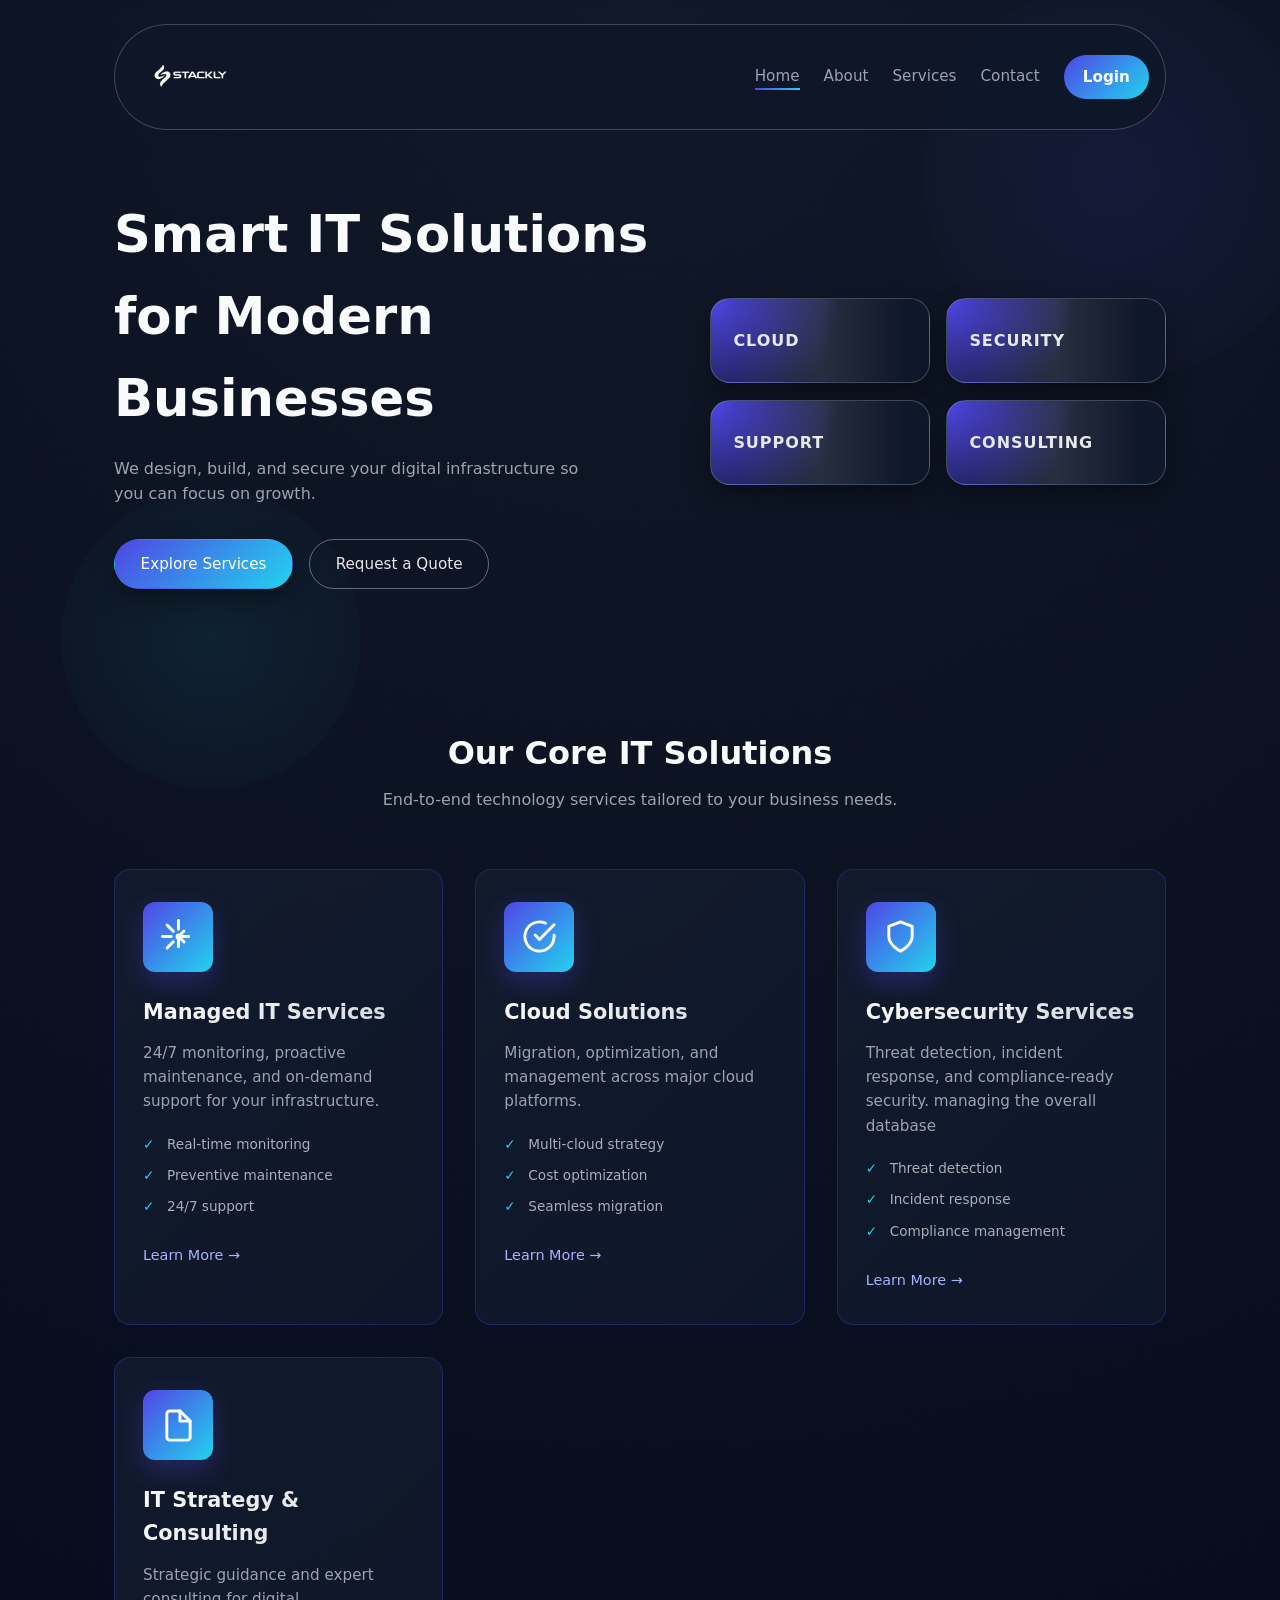
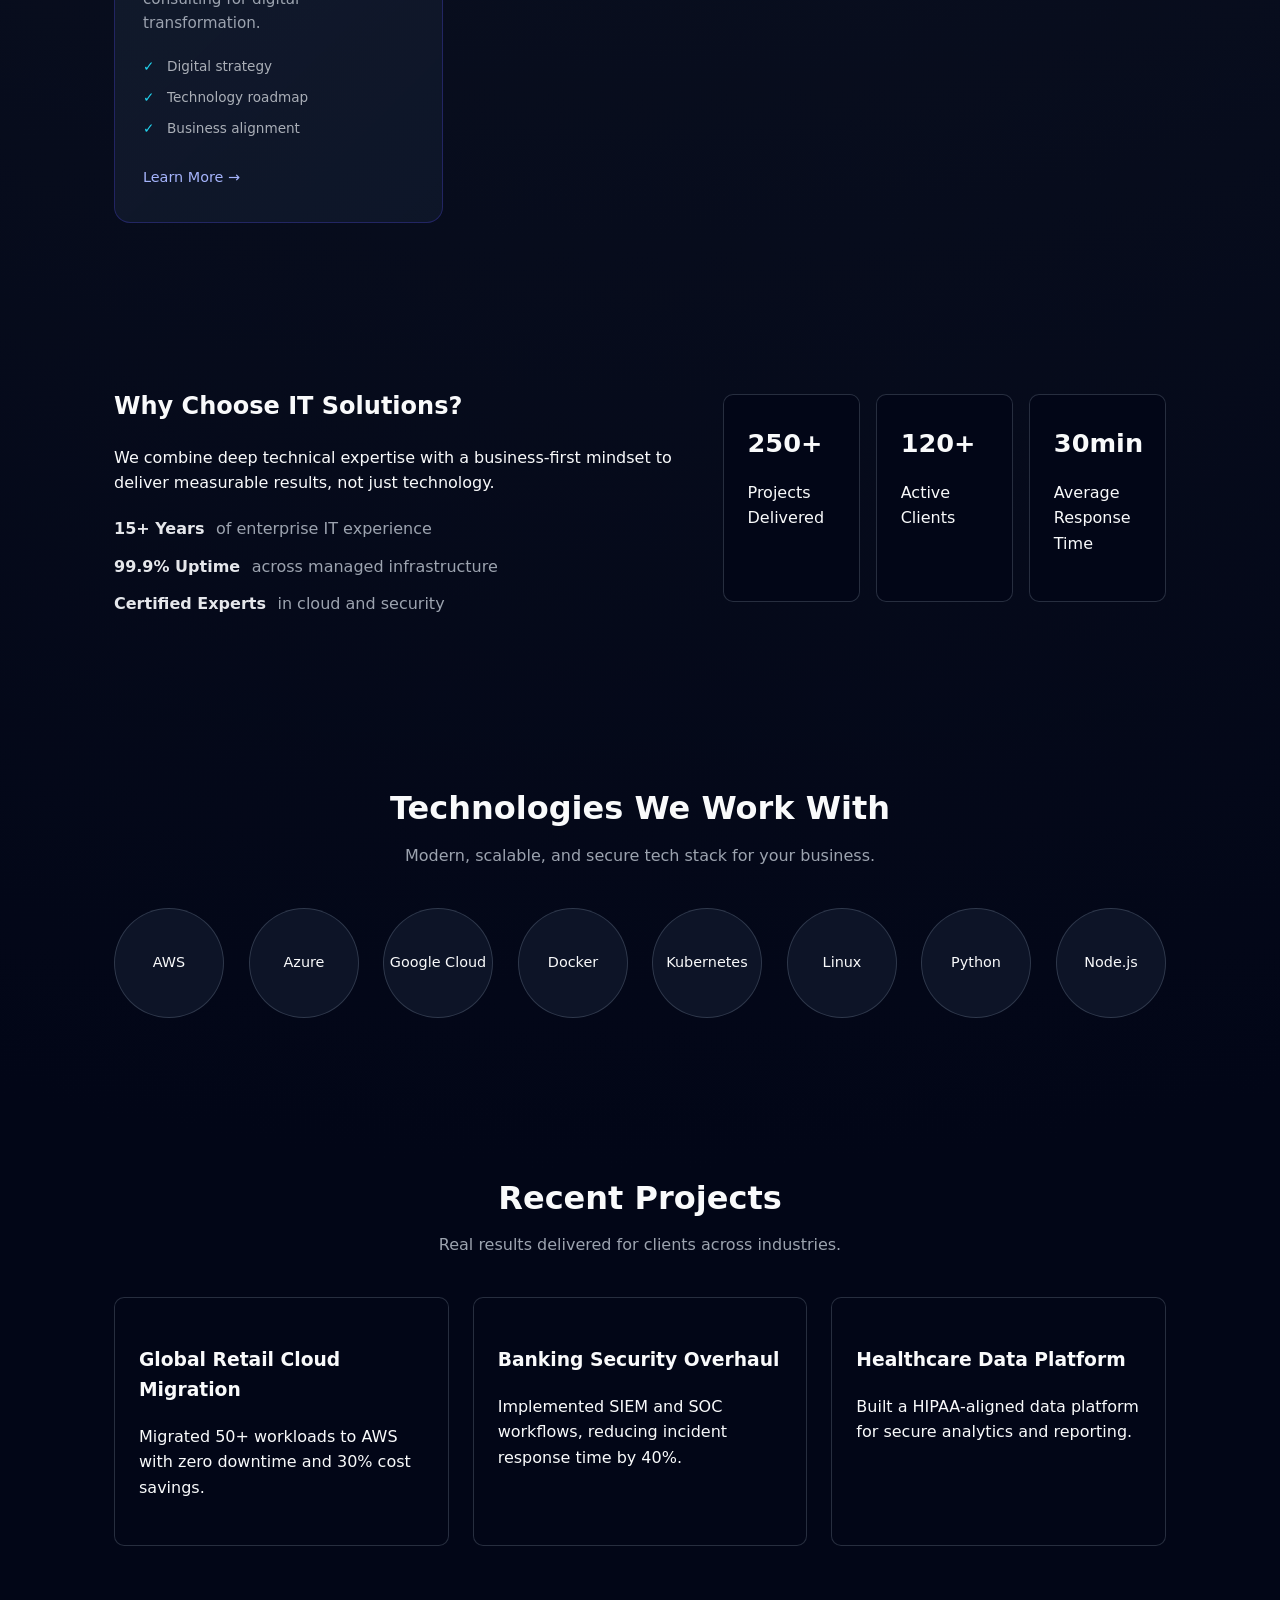
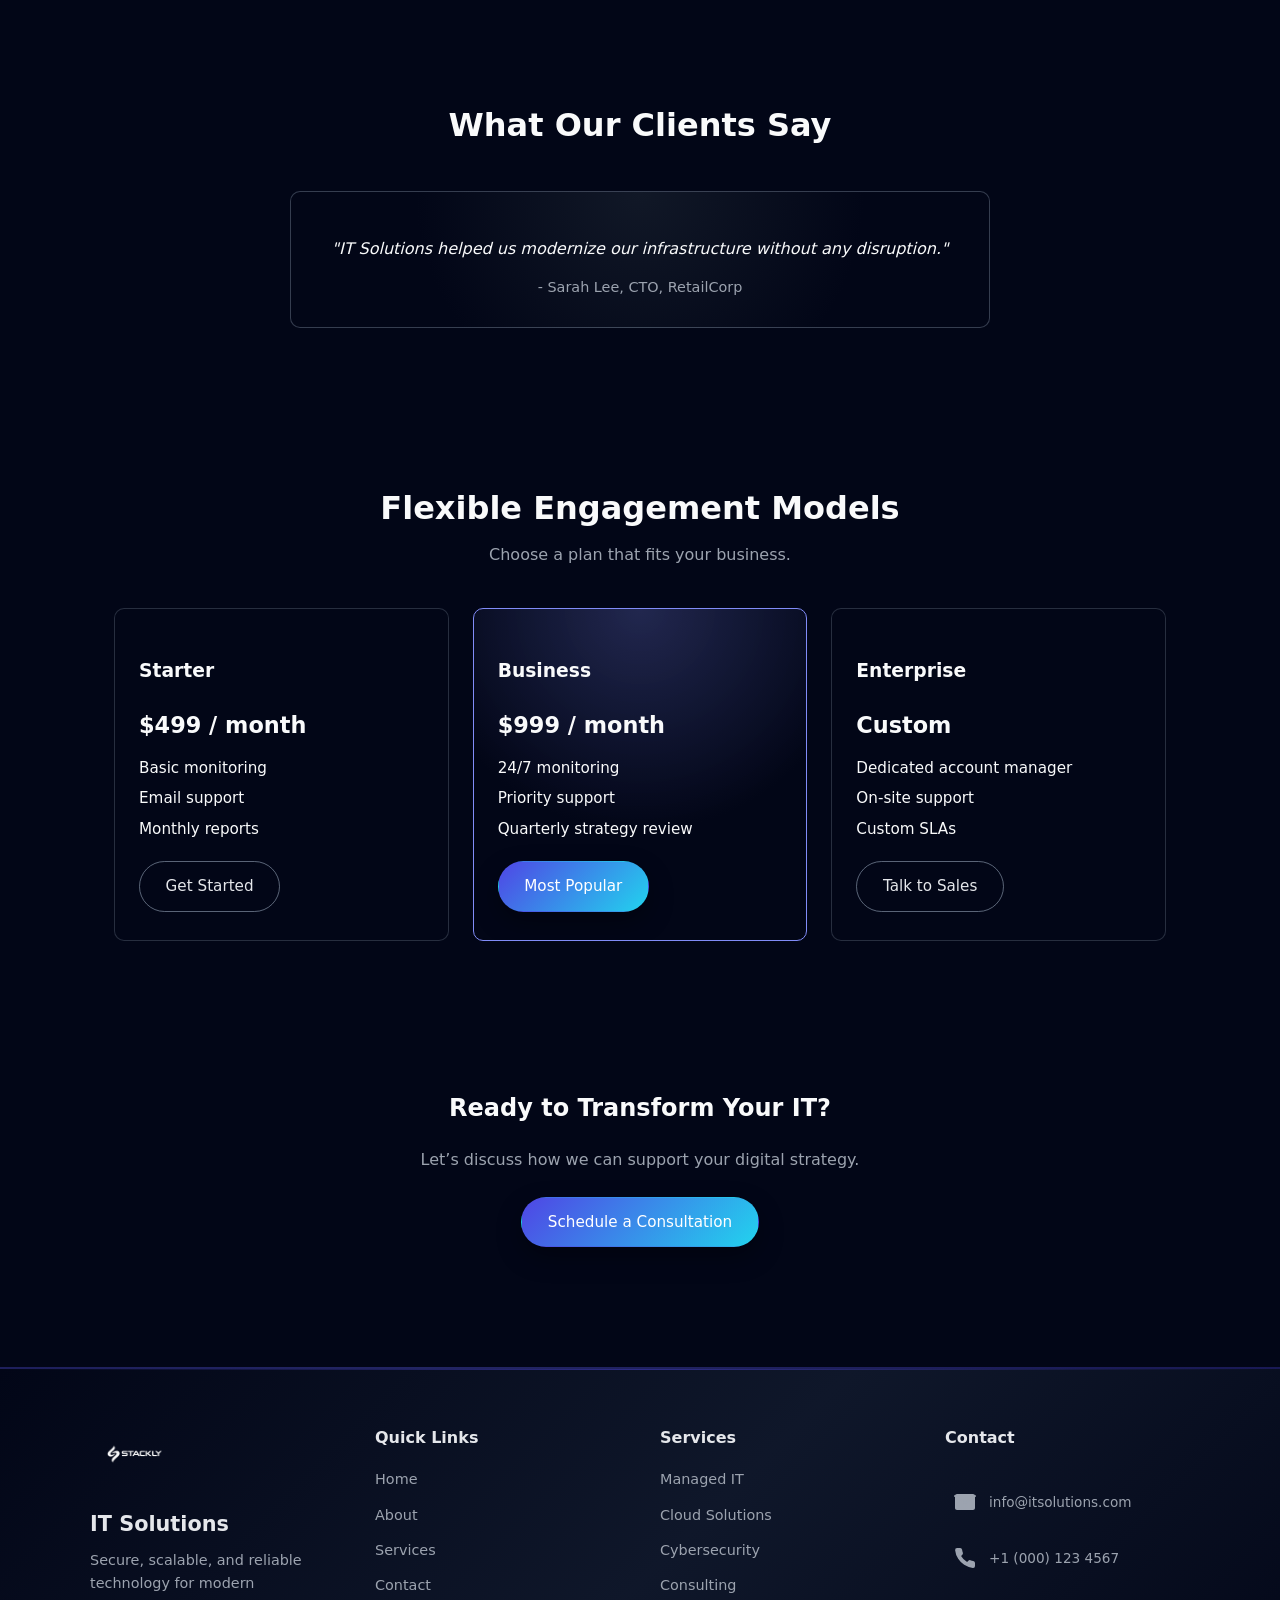
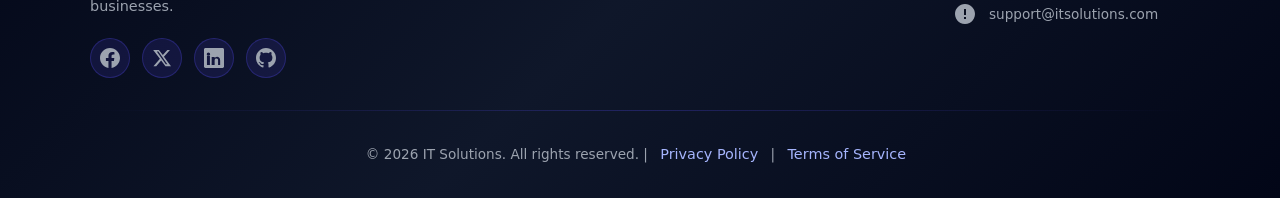
<file: index.html>
<!DOCTYPE html>
<html lang="en">
<head>
  <meta charset="UTF-8" />
  <meta name="viewport" content="width=device-width, initial-scale=1.0" />
  <title>IT Solutions - Home</title>
  <link rel="stylesheet" href="style.css" />
</head>
<body>
  <!-- NAVBAR -->
  <header class="header">
    <nav class="navbar">
      <a href="index.html" class="nav-logo">
        <img src="logo (1).webp" alt="IT Solutions Logo" class="logo-img">
      </a>
      <div class="nav-toggle" id="nav-toggle">
        <span></span><span></span><span></span>
      </div>
      <ul class="nav-links" id="nav-links">
        <li><a href="index.html" class="active">Home</a></li>
        <li><a href="about.html">About</a></li>
        <li><a href="services.html">Services</a></li>
        <li><a href="contact.html">Contact</a></li>
        <li><a href="login.html" class="login-btn">Login</a></li>
      </ul>
    </nav>

    <!-- 1) HERO SECTION -->
    <section class="hero" id="home">
      <div class="hero-content">
        <h1 class="hero-title">Smart IT Solutions for Modern Businesses</h1>
        <p class="hero-subtitle">
          We design, build, and secure your digital infrastructure so you can focus on growth.
        </p>
        <div class="hero-buttons fade-in-up delay-2">
          <a href="404.html" class="btn btn-primary">Explore Services</a>
          <a href="404.html" class="btn btn-outline">Request a Quote</a>
        </div>
      </div>
      <div class="hero-visual float-animation">
        <div class="hero-card">Cloud</div>
        <div class="hero-card">Security</div>
        <div class="hero-card">Support</div>
        <div class="hero-card">Consulting</div>
      </div>
    </section>
  </header>

  <main>
    <!-- 2) SERVICES OVERVIEW SECTION -->
    <section class="section services-overview" id="services">
      <div class="section-header">
        <h2>Our Core IT Solutions</h2>
        <p>End-to-end technology services tailored to your business needs.</p>
      </div>
      <div class="advanced-services-grid">
        <article class="service-card advanced-card">
          <div class="service-icon">
            <svg viewBox="0 0 24 24" fill="none" stroke="currentColor" stroke-width="2">
              <circle cx="12" cy="12" r="1"></circle>
              <path d="M12 1v6m0 6v6"></path>
              <path d="M4.22 4.22l4.24 4.24m3.08 3.08l4.24 4.24"></path>
              <path d="M1 12h6m6 0h6"></path>
              <path d="M4.22 19.78l4.24-4.24m3.08-3.08l4.24-4.24"></path>
            </svg>
          </div>
          <div class="service-content">
            <h3>Managed IT Services</h3>
            <p>24/7 monitoring, proactive maintenance, and on-demand support for your infrastructure.</p>
            <ul class="service-features">
              <li>Real-time monitoring</li>
              <li>Preventive maintenance</li>
              <li>24/7 support</li>
            </ul>
            <a href="404.html" class="card-link">Learn More →</a>
          </div>
          <div class="service-border"></div>
        </article>

        <article class="service-card advanced-card">
          <div class="service-icon">
            <svg viewBox="0 0 24 24" fill="none" stroke="currentColor" stroke-width="2">
              <path d="M22 11.08V12a10 10 0 1 1-5.93-9.14"></path>
              <polyline points="22 4 12 14.01 9 11.01"></polyline>
            </svg>
          </div>
          <div class="service-content">
            <h3>Cloud Solutions</h3>
            <p>Migration, optimization, and management across major cloud platforms.</p>
            <ul class="service-features">
              <li>Multi-cloud strategy</li>
              <li>Cost optimization</li>
              <li>Seamless migration</li>
            </ul>
            <a href="404.html" class="card-link">Learn More →</a>
          </div>
          <div class="service-border"></div>
        </article>

        <article class="service-card advanced-card">
          <div class="service-icon">
            <svg viewBox="0 0 24 24" fill="none" stroke="currentColor" stroke-width="2">
              <path d="M12 22s8-4 8-10V5l-8-3-8 3v7c0 6 8 10 8 10z"></path>
            </svg>
          </div>
          <div class="service-content">
            <h3>Cybersecurity Services</h3>
            <p>Threat detection, incident response, and compliance-ready security. managing the overall database</p>
            <ul class="service-features">
              <li>Threat detection</li>
              <li>Incident response</li>
              <li>Compliance management</li>
            </ul>
            <a href="404.html" class="card-link">Learn More →</a>
          </div>
          <div class="service-border"></div>
        </article>

        <article class="service-card advanced-card">
          <div class="service-icon">
            <svg viewBox="0 0 24 24" fill="none" stroke="currentColor" stroke-width="2">
              <path d="M13 2H6a2 2 0 0 0-2 2v16a2 2 0 0 0 2 2h12a2 2 0 0 0 2-2V9z"></path>
              <polyline points="13 2 13 9 20 9"></polyline>
            </svg>
          </div>
          <div class="service-content">
            <h3>IT Strategy & Consulting</h3>
            <p>Strategic guidance and expert consulting for digital transformation.</p>
            <ul class="service-features">
              <li>Digital strategy</li>
              <li>Technology roadmap</li>
              <li>Business alignment</li>
            </ul>
            <a href="404.html" class="card-link">Learn More →</a>
          </div>
          <div class="service-border"></div>
        </article>
      </div>
    </section>

    <!-- 3) ABOUT / WHY CHOOSE US SECTION -->
    <section class="section why-us" id="why-us">
      <div class="why-content">
        <h2>Why Choose IT Solutions?</h2>
        <p>
          We combine deep technical expertise with a business-first mindset to deliver
          measurable results, not just technology.
        </p>
        <ul class="why-list">
          <li><span>15+ Years</span> of enterprise IT experience</li>
          <li><span>99.9% Uptime</span> across managed infrastructure</li>
          <li><span>Certified Experts</span> in cloud and security</li>
        </ul>
      </div>
      <div class="why-stats">
        <div class="stat-box hover-glow">
          <h3>250+</h3>
          <p>Projects Delivered</p>
        </div>
        <div class="stat-box hover-glow">
          <h3>120+</h3>
          <p>Active Clients</p>
        </div>
        <div class="stat-box hover-glow">
          <h3>30min</h3>
          <p>Average Response Time</p>
        </div>
      </div>
    </section>

    <!-- 4) TECHNOLOGIES / STACK SECTION -->
    <section class="section tech-stack" id="technology">
      <div class="section-header">
        <h2>Technologies We Work With</h2>
        <p>Modern, scalable, and secure tech stack for your business.</p>
      </div>
      <div class="tech-grid">
        <div class="tech-item hover-scale">AWS</div>
        <div class="tech-item hover-scale">Azure</div>
        <div class="tech-item hover-scale">Google Cloud</div>
        <div class="tech-item hover-scale">Docker</div>
        <div class="tech-item hover-scale">Kubernetes</div>
        <div class="tech-item hover-scale">Linux</div>
        <div class="tech-item hover-scale">Python</div>
        <div class="tech-item hover-scale">Node.js</div>
      </div>
    </section>

    <!-- 5) PROJECTS / CASE STUDIES SECTION -->
    <section class="section projects" id="projects">
      <div class="section-header">
        <h2>Recent Projects</h2>
        <p>Real results delivered for clients across industries.</p>
      </div>
      <div class="project-grid">
        <article class="project-card hover-lift">
          <h3>Global Retail Cloud Migration</h3>
          <p>Migrated 50+ workloads to AWS with zero downtime and 30% cost savings.</p>
        </article>
        <article class="project-card hover-lift">
          <h3>Banking Security Overhaul</h3>
          <p>Implemented SIEM and SOC workflows, reducing incident response time by 40%.</p>
        </article>
        <article class="project-card hover-lift">
          <h3>Healthcare Data Platform</h3>
          <p>Built a HIPAA-aligned data platform for secure analytics and reporting.</p>
        </article>
      </div>
    </section>

    <!-- 6) TESTIMONIALS SECTION -->
    <section class="section testimonials" id="testimonials">
      <div class="section-header">
        <h2>What Our Clients Say</h2>
      </div>
      <div class="testimonials-slider">
        <div class="testimonial active">
          <p>"IT Solutions helped us modernize our infrastructure without any disruption."</p>
          <span>- Sarah Lee, CTO, RetailCorp</span>
        </div>
        <div class="testimonial">
          <p>"Their security team is proactive, responsive, and very knowledgeable."</p>
          <span>- Mark Davis, CISO, FinBank</span>
        </div>
        <div class="testimonial">
          <p>"We reduced operating costs while improving performance across the board."</p>
          <span>- Priya Patel, COO, HealthFirst</span>
        </div>
      </div>
    </section>

    <!-- 7) PRICING / PLANS SECTION -->
    <section class="section pricing" id="pricing">
      <div class="section-header">
        <h2>Flexible Engagement Models</h2>
        <p>Choose a plan that fits your business.</p>
      </div>
      <div class="pricing-grid">
        <div class="price-card hover-lift">
          <h3>Starter</h3>
          <p class="price">$499 / month</p>
          <ul>
            <li>Basic monitoring</li>
            <li>Email support</li>
            <li>Monthly reports</li>
          </ul>
          <a href="404.html" class="btn btn-outline">Get Started</a>
        </div>
        <div class="price-card featured hover-lift">
          <h3>Business</h3>
          <p class="price">$999 / month</p>
          <ul>
            <li>24/7 monitoring</li>
            <li>Priority support</li>
            <li>Quarterly strategy review</li>
          </ul>
          <a href="404.html" class="btn btn-primary">Most Popular</a>
        </div>
        <div class="price-card hover-lift">
          <h3>Enterprise</h3>
          <p class="price">Custom</p>
          <ul>
            <li>Dedicated account manager</li>
            <li>On-site support</li>
            <li>Custom SLAs</li>
          </ul>
          <a href="404.html" class="btn btn-outline">Talk to Sales</a>
        </div>
      </div>
    </section>

    <!-- 8) CTA + FOOTER SECTION -->
    <section class="section cta" id="cta">
      <div class="cta-content">
        <h2>Ready to Transform Your IT?</h2>
        <p>Let’s discuss how we can support your digital strategy.</p>
        <a href="404.html" class="btn btn-primary">Schedule a Consultation</a>
      </div>
    </section>
  </main>

  <footer class="footer">
    <div class="footer-grid">
      <div class="footer-brand">
        <a href="index.html" class="footer-logo">
          <img src="logo (1).webp" alt="IT Solutions Logo" class="footer-logo-img">
        </a>
        <h3>IT Solutions</h3>
        <p>Secure, scalable, and reliable technology for modern businesses.</p>
        <div class="social-links">
          <a href="404.html" class="social-icon" title="Facebook" target="_blank">
            <svg viewBox="0 0 24 24" width="20" height="20" fill="currentColor"><path d="M24 12.073c0-6.627-5.373-12-12-12s-12 5.373-12 12c0 5.99 4.388 10.954 10.125 11.854v-8.385H7.078v-3.47h3.047V9.43c0-3.007 1.792-4.669 4.533-4.669 1.312 0 2.686.235 2.686.235v2.953H15.83c-1.491 0-1.956.925-1.956 1.874v2.25h3.328l-.532 3.47h-2.796v8.385C19.612 23.027 24 18.062 24 12.073z"/></svg>
          </a>
          <a href="404.html" class="social-icon" title="X" target="_blank">
            <svg viewBox="0 0 24 24" width="20" height="20" fill="currentColor"><path d="M18.244 2.25h3.308l-7.227 8.26 8.502 11.24h-6.654l-5.21-6.817L5.07 21.75H1.76l7.73-8.835L1.39 2.25h6.882l4.713 6.231 5.45-6.231zM16.556 19.412h1.828L7.701 4.25H5.757l10.799 15.162z"/></svg>
          </a>
          <a href="404.html" class="social-icon" title="LinkedIn" target="_blank">
            <svg viewBox="0 0 24 24" width="20" height="20" fill="currentColor"><path d="M20.447 20.452h-3.554v-5.569c0-1.328-.475-2.236-1.986-2.236-1.081 0-1.722.722-2.004 1.418-.103.249-.13.597-.13.945v5.442h-3.554s.05-8.814 0-9.714h3.554v1.375c.427-.659 1.191-1.598 2.898-1.598 2.117 0 3.704 1.381 3.704 4.352v5.585zM5.337 9.433a2.062 2.062 0 01-2.063-2.065 2.064 2.064 0 112.063 2.065zm1.782 11.019H3.555V9.738h3.564v10.714zM22.225 0H1.771C.792 0 0 .774 0 1.729v20.542C0 23.227.792 24 1.771 24h20.451C23.2 24 24 23.227 24 22.271V1.729C24 .774 23.2 0 22.225 0z"/></svg>
          </a>
          <a href="404.html" class="social-icon" title="GitHub" target="_blank">
            <svg viewBox="0 0 24 24" width="20" height="20" fill="currentColor"><path d="M12 0c-6.626 0-12 5.373-12 12 0 5.302 3.438 9.8 8.207 11.387.599.111.793-.261.793-.577v-2.234c-3.338.726-4.033-1.416-4.033-1.416-.546-1.387-1.333-1.756-1.333-1.756-1.089-.745.083-.729.083-.729 1.205.084 1.839 1.237 1.839 1.237 1.07 1.834 2.807 1.304 3.492.997.107-.775.418-1.305.762-1.604-2.665-.305-5.467-1.334-5.467-5.931 0-1.311.469-2.381 1.236-3.221-.124-.303-.535-1.524.117-3.176 0 0 1.008-.322 3.301 1.23.957-.266 1.983-.399 3.003-.404 1.02.005 2.047.138 3.006.404 2.291-1.552 3.297-1.23 3.297-1.23.653 1.653.242 2.874.118 3.176.77.84 1.235 1.911 1.235 3.221 0 4.609-2.807 5.624-5.479 5.921.43.372.823 1.102.823 2.222v3.293c0 .319.192.694.801.576 4.765-1.589 8.199-6.086 8.199-11.386 0-6.627-5.373-12-12-12z"/></svg>
          </a>
        </div>
      </div>
      <div class="footer-links">
        <h4>Quick Links</h4>
        <ul>
          <li><a href="index.html">Home</a></li>
          <li><a href="about.html">About</a></li>
          <li><a href="services.html">Services</a></li>
          <li><a href="contact.html">Contact</a></li>
        </ul>
      </div>
      <div class="footer-services">
        <h4>Services</h4>
        <ul>
          <li><a href="services.html#managed-it">Managed IT</a></li>
          <li><a href="services.html#cloud">Cloud Solutions</a></li>
          <li><a href="services.html#security">Cybersecurity</a></li>
          <li><a href="services.html#consulting">Consulting</a></li>
        </ul>
      </div>
      <div class="footer-contact">
        <h4>Contact</h4>
        <div class="contact-icons">
          <a href="mailto:info@itsolutions.com" class="contact-icon" title="Email">
            <svg viewBox="0 0 24 24" width="24" height="24" fill="currentColor">
              <path d="M4 4h16c1.1 0 2 .9 2 2v12c0 1.1-.9 2-2 2H4c-1.1 0-2-.9-2-2V6c0-1.1.9-2 2-2z"/>
              <polyline points="22,6 12,13 2,6" fill="none" stroke="currentColor" stroke-width="2" stroke-linecap="round" stroke-linejoin="round"/>
            </svg>
            <span class="contact-label">info@itsolutions.com</span>
          </a>
          <a href="tel:+1000123456" class="contact-icon" title="Phone">
            <svg viewBox="0 0 24 24" width="24" height="24" fill="currentColor">
              <path d="M22 16.92v3a2 2 0 0 1-2.18 2 19.79 19.79 0 0 1-8.63-3.07 19.5 19.5 0 0 1-6-6 19.79 19.79 0 0 1-3.07-8.67A2 2 0 0 1 4.11 2h3a2 2 0 0 1 2 1.72 12.84 12.84 0 0 0 .7 2.81 2 2 0 0 1-.45 2.11L8.09 9.91a16 16 0 0 0 6 6l1.27-1.27a2 2 0 0 1 2.11-.45 12.84 12.84 0 0 0 2.81.7A2 2 0 0 1 22 16.92z"/>
            </svg>
            <span class="contact-label">+1 (000) 123 4567</span>
          </a>
          <a href="mailto:support@itsolutions.com" class="contact-icon" title="Support">
            <svg viewBox="0 0 24 24" width="24" height="24" fill="currentColor">
              <path d="M12 2C6.48 2 2 6.48 2 12s4.48 10 10 10 10-4.48 10-10S17.52 2 12 2zm1 15h-2v-2h2v2zm0-4h-2V7h2v6z"/>
            </svg>
            <span class="contact-label">support@itsolutions.com</span>
          </a>
        </div>
      </div>
    </div>
    <div class="footer-divider"></div>
    <p class="footer-bottom">&copy; 2026 IT Solutions. All rights reserved. | <a href="404.html">Privacy Policy</a> | <a href="404.html">Terms of Service</a></p>
  </footer>

  <script src="script.js"></script>
</body>
</html>
</file>
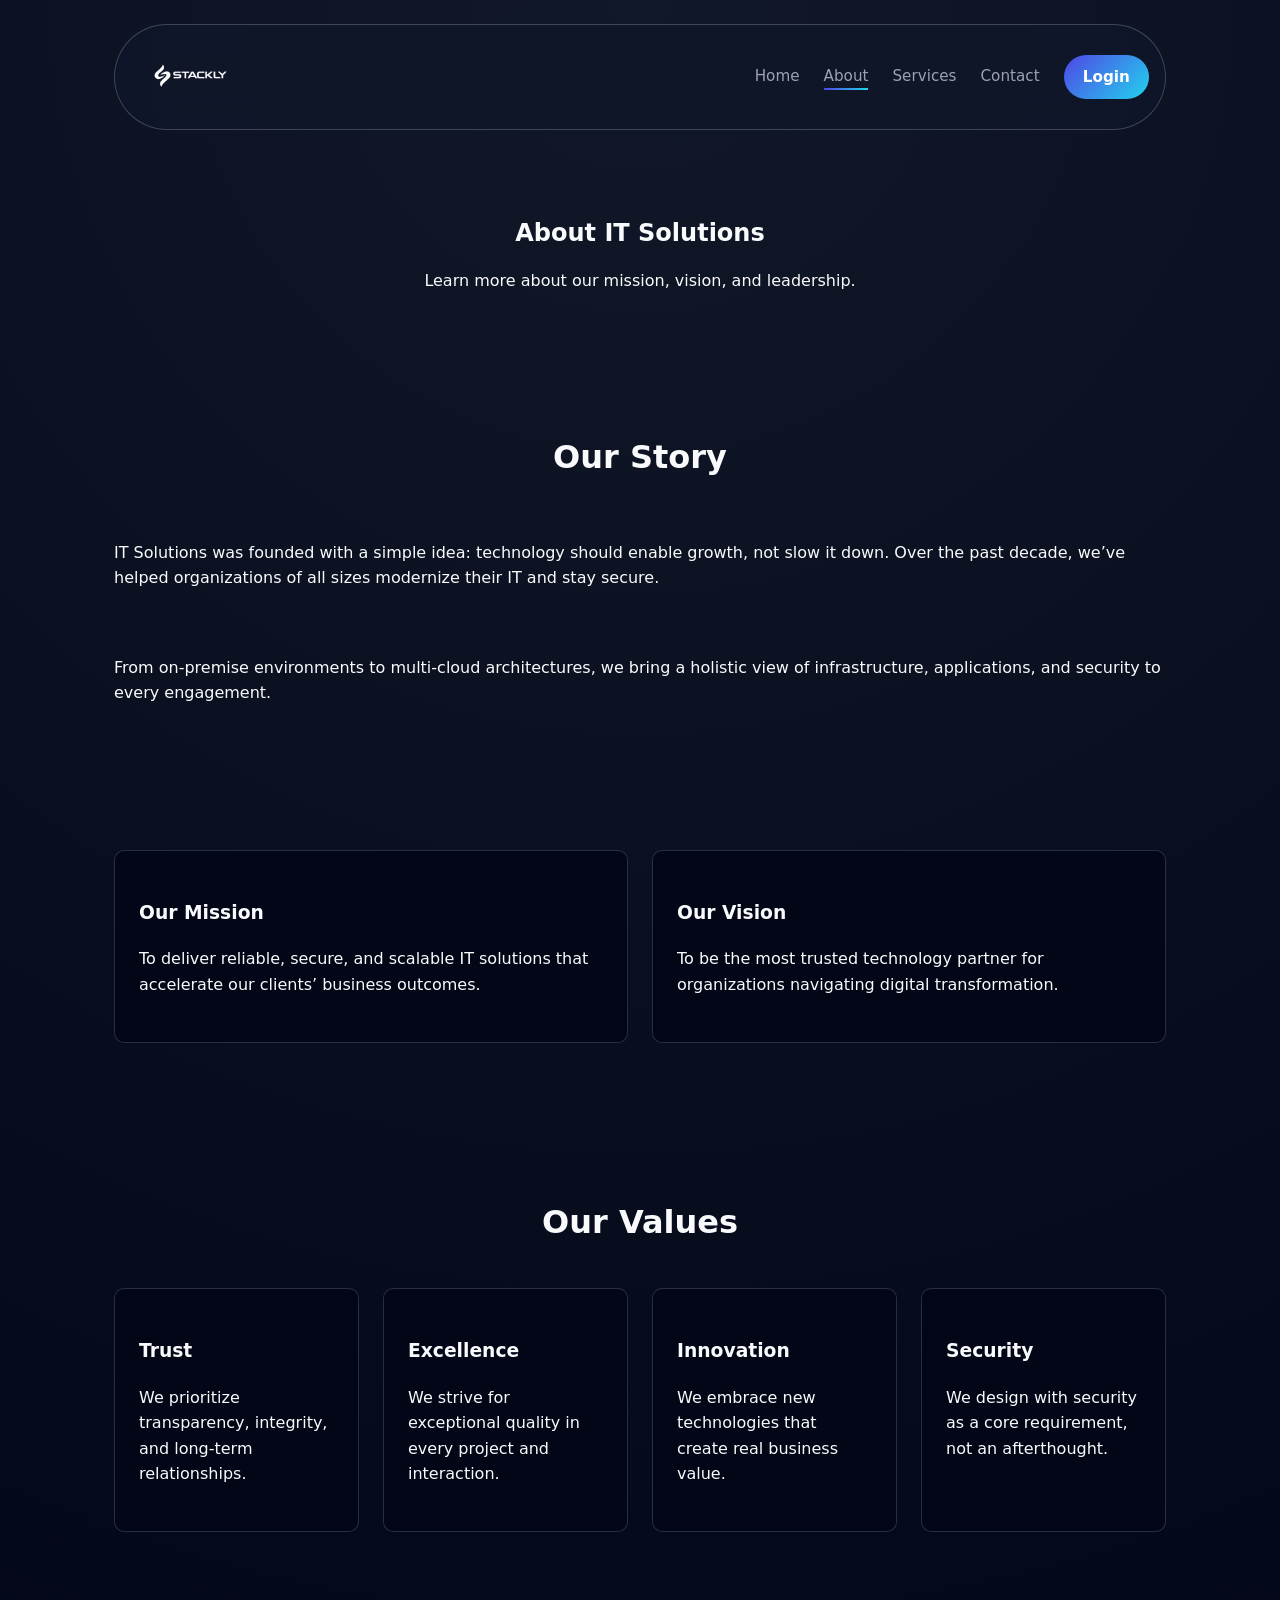
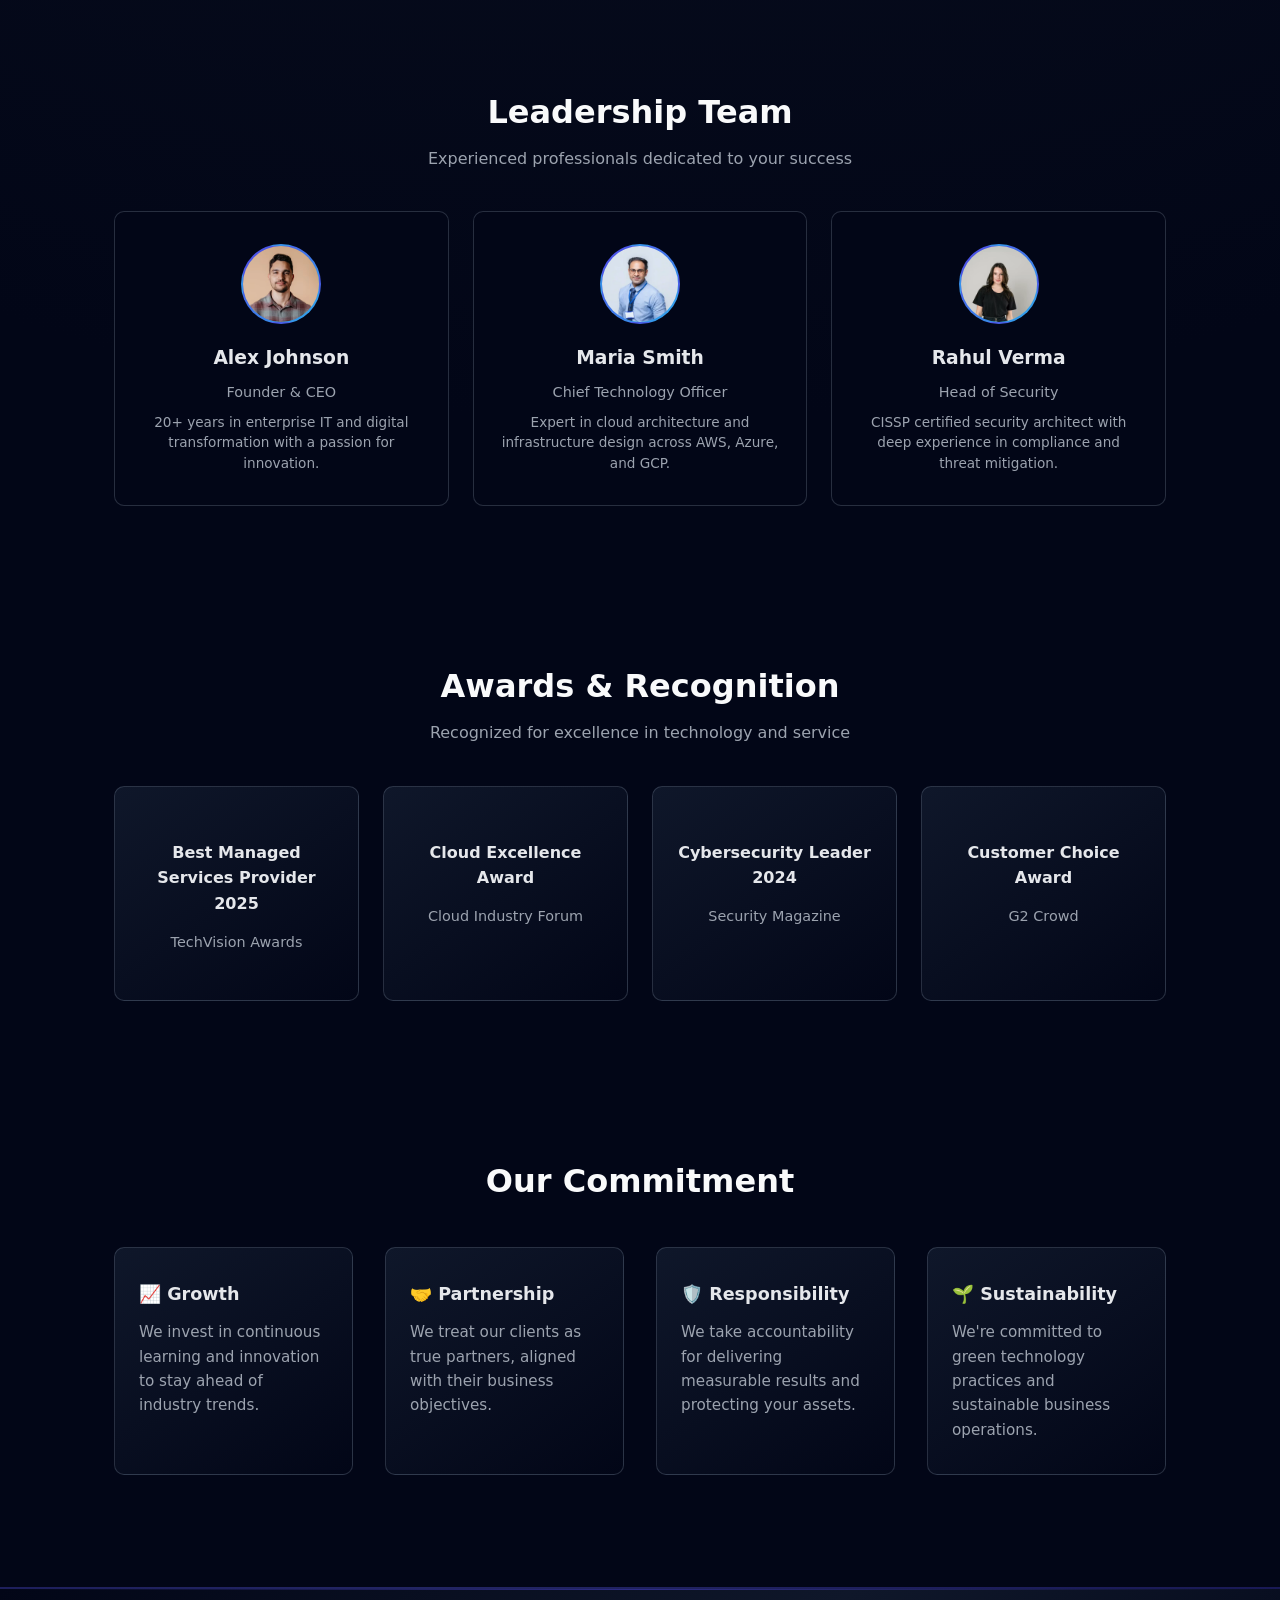
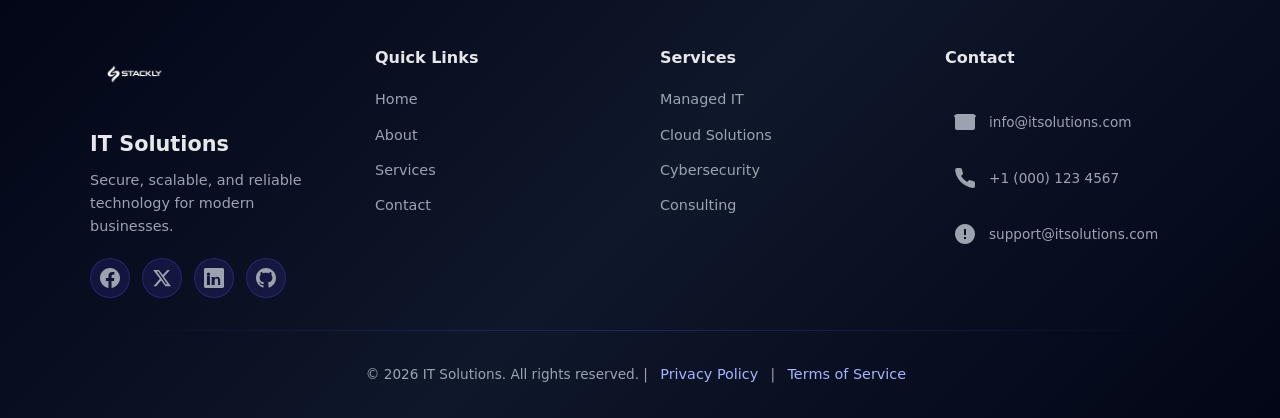
<file: about.html>
<!DOCTYPE html>
<html lang="en">
<head>
  <meta charset="UTF-8" />
  <meta name="viewport" content="width=device-width, initial-scale=1.0" />
  <title>IT Solutions - About</title>
  <link rel="stylesheet" href="style.css" />
</head>
<body>
  <header class="header inner-header">
    <nav class="navbar">
      <a href="index.html" class="nav-logo">
        <img src="logo (1).webp" alt="IT Solutions Logo" class="logo-img">
      </a>
      <div class="nav-toggle" id="nav-toggle">
        <span></span><span></span><span></span>
      </div>
      <ul class="nav-links" id="nav-links">
        <li><a href="index.html">Home</a></li>
        <li><a href="about.html" class="active">About</a></li>
        <li><a href="services.html">Services</a></li>
        <li><a href="contact.html">Contact</a></li>
        <li><a href="login.html" class="login-btn">Login</a></li>
      </ul>
    </nav>

    <!-- 1) PAGE HERO -->
    <section class="page-hero">
      <h1>About IT Solutions</h1>
      <p>Learn more about our mission, vision, and leadership.</p>
    </section>
  </header>

  <main>
    <!-- 2) OUR STORY -->
    <section class="section about-story">
      <div class="section-header">
        <h2>Our Story</h2>
      </div>
      <div class="two-column">
        <p>
          IT Solutions was founded with a simple idea: technology should enable growth,
          not slow it down. Over the past decade, we’ve helped organizations of all sizes
          modernize their IT and stay secure.
        </p>
        <p>
          From on-premise environments to multi-cloud architectures, we bring a holistic
          view of infrastructure, applications, and security to every engagement.
        </p>
      </div>
    </section>

    <!-- 3) MISSION & VISION -->
    <section class="section mission-vision">
      <div class="mv-grid">
        <div class="mv-card hover-lift">
          <h3>Our Mission</h3>
          <p>
            To deliver reliable, secure, and scalable IT solutions that accelerate our
            clients’ business outcomes.
          </p>
        </div>
        <div class="mv-card hover-lift">
          <h3>Our Vision</h3>
          <p>
            To be the most trusted technology partner for organizations navigating digital
            transformation.
          </p>
        </div>
      </div>
    </section>

    <!-- 4) VALUES -->
    <section class="section values">
      <div class="section-header">
        <h2>Our Values</h2>
      </div>
      <div class="values-grid">
        <div class="value hover-scale">
          <h3>Trust</h3>
          <p>We prioritize transparency, integrity, and long-term relationships.</p>
        </div>
        <div class="value hover-scale">
          <h3>Excellence</h3>
          <p>We strive for exceptional quality in every project and interaction.</p>
        </div>
        <div class="value hover-scale">
          <h3>Innovation</h3>
          <p>We embrace new technologies that create real business value.</p>
        </div>
        <div class="value hover-scale">
          <h3>Security</h3>
          <p>We design with security as a core requirement, not an afterthought.</p>
        </div>
      </div>
    </section>

    <!-- 5) TEAM -->
    <section class="section team">
      <div class="section-header">
        <h2>Leadership Team</h2>
        <p>Experienced professionals dedicated to your success</p>
      </div>
      <div class="team-grid">
        <div class="team-member hover-lift">
          <img src="webp.webp" alt="Alex Johnson profile" class="avatar profile-image">
          <h3>Alex Johnson</h3>
          <p>Founder & CEO</p>
          <p class="team-bio">20+ years in enterprise IT and digital transformation with a passion for innovation.</p>
        </div>
        <div class="team-member hover-lift">
          <img src="webp2.webp" alt="Maria Smith profile" class="avatar profile-image">
          <h3>Maria Smith</h3>
          <p>Chief Technology Officer</p>
          <p class="team-bio">Expert in cloud architecture and infrastructure design across AWS, Azure, and GCP.</p>
        </div>
        <div class="team-member hover-lift">
          <img src="webp3.webp" alt="Rahul Verma profile" class="avatar profile-image">
          <h3>Rahul Verma</h3>
          <p>Head of Security</p>
          <p class="team-bio">CISSP certified security architect with deep experience in compliance and threat mitigation.</p>
        </div>
      </div>
    </section>

    <!-- 6) AWARDS & RECOGNITION -->
    <section class="section awards">
      <div class="section-header">
        <h2>Awards & Recognition</h2>
        <p>Recognized for excellence in technology and service</p>
      </div>
      <div class="awards-grid">
        <div class="award-item hover-glow">
          <h4>Best Managed Services Provider 2025</h4>
          <p>TechVision Awards</p>
        </div>
        <div class="award-item hover-glow">
          <h4>Cloud Excellence Award</h4>
          <p>Cloud Industry Forum</p>
        </div>
        <div class="award-item hover-glow">
          <h4>Cybersecurity Leader 2024</h4>
          <p>Security Magazine</p>
        </div>
        <div class="award-item hover-glow">
          <h4>Customer Choice Award</h4>
          <p>G2 Crowd</p>
        </div>
      </div>
    </section>

    <!-- 7) COMMITMENT -->
    <section class="section commitment">
      <div class="section-header">
        <h2>Our Commitment</h2>
      </div>
      <div class="commitment-content">
        <div class="commitment-item">
          <h3>📈 Growth</h3>
          <p>We invest in continuous learning and innovation to stay ahead of industry trends.</p>
        </div>
        <div class="commitment-item">
          <h3>🤝 Partnership</h3>
          <p>We treat our clients as true partners, aligned with their business objectives.</p>
        </div>
        <div class="commitment-item">
          <h3>🛡️ Responsibility</h3>
          <p>We take accountability for delivering measurable results and protecting your assets.</p>
        </div>
        <div class="commitment-item">
          <h3>🌱 Sustainability</h3>
          <p>We're committed to green technology practices and sustainable business operations.</p>
        </div>
      </div>
    </section>
  </main>

  <footer class="footer">
    <div class="footer-grid">
      <div class="footer-brand">
        <a href="index.html" class="footer-logo">
          <img src="logo (1).webp" alt="IT Solutions Logo" class="footer-logo-img">
        </a>
        <h3>IT Solutions</h3>
        <p>Secure, scalable, and reliable technology for modern businesses.</p>
        <div class="social-links">
          <a href="404.html" class="social-icon" title="Facebook" target="_blank">
            <svg viewBox="0 0 24 24" width="20" height="20" fill="currentColor"><path d="M24 12.073c0-6.627-5.373-12-12-12s-12 5.373-12 12c0 5.99 4.388 10.954 10.125 11.854v-8.385H7.078v-3.47h3.047V9.43c0-3.007 1.792-4.669 4.533-4.669 1.312 0 2.686.235 2.686.235v2.953H15.83c-1.491 0-1.956.925-1.956 1.874v2.25h3.328l-.532 3.47h-2.796v8.385C19.612 23.027 24 18.062 24 12.073z"/></svg>
          </a>
          <a href="404.html" class="social-icon" title="X" target="_blank">
            <svg viewBox="0 0 24 24" width="20" height="20" fill="currentColor"><path d="M18.244 2.25h3.308l-7.227 8.26 8.502 11.24h-6.654l-5.21-6.817L5.07 21.75H1.76l7.73-8.835L1.39 2.25h6.882l4.713 6.231 5.45-6.231zM16.556 19.412h1.828L7.701 4.25H5.757l10.799 15.162z"/></svg>
          </a>
          <a href="404.html" class="social-icon" title="LinkedIn" target="_blank">
            <svg viewBox="0 0 24 24" width="20" height="20" fill="currentColor"><path d="M20.447 20.452h-3.554v-5.569c0-1.328-.475-2.236-1.986-2.236-1.081 0-1.722.722-2.004 1.418-.103.249-.13.597-.13.945v5.442h-3.554s.05-8.814 0-9.714h3.554v1.375c.427-.659 1.191-1.598 2.898-1.598 2.117 0 3.704 1.381 3.704 4.352v5.585zM5.337 9.433a2.062 2.062 0 01-2.063-2.065 2.064 2.064 0 112.063 2.065zm1.782 11.019H3.555V9.738h3.564v10.714zM22.225 0H1.771C.792 0 0 .774 0 1.729v20.542C0 23.227.792 24 1.771 24h20.451C23.2 24 24 23.227 24 22.271V1.729C24 .774 23.2 0 22.225 0z"/></svg>
          </a>
          <a href="404.html" class="social-icon" title="GitHub" target="_blank">
            <svg viewBox="0 0 24 24" width="20" height="20" fill="currentColor"><path d="M12 0c-6.626 0-12 5.373-12 12 0 5.302 3.438 9.8 8.207 11.387.599.111.793-.261.793-.577v-2.234c-3.338.726-4.033-1.416-4.033-1.416-.546-1.387-1.333-1.756-1.333-1.756-1.089-.745.083-.729.083-.729 1.205.084 1.839 1.237 1.839 1.237 1.07 1.834 2.807 1.304 3.492.997.107-.775.418-1.305.762-1.604-2.665-.305-5.467-1.334-5.467-5.931 0-1.311.469-2.381 1.236-3.221-.124-.303-.535-1.524.117-3.176 0 0 1.008-.322 3.301 1.23.957-.266 1.983-.399 3.003-.404 1.02.005 2.047.138 3.006.404 2.291-1.552 3.297-1.23 3.297-1.23.653 1.653.242 2.874.118 3.176.77.84 1.235 1.911 1.235 3.221 0 4.609-2.807 5.624-5.479 5.921.43.372.823 1.102.823 2.222v3.293c0 .319.192.694.801.576 4.765-1.589 8.199-6.086 8.199-11.386 0-6.627-5.373-12-12-12z"/></svg>
          </a>
        </div>
      </div>
      <div class="footer-links">
        <h4>Quick Links</h4>
        <ul>
          <li><a href="index.html">Home</a></li>
          <li><a href="about.html">About</a></li>
          <li><a href="services.html">Services</a></li>
          <li><a href="contact.html">Contact</a></li>
        </ul>
      </div>
      <div class="footer-services">
        <h4>Services</h4>
        <ul>
          <li><a href="services.html#managed-it">Managed IT</a></li>
          <li><a href="services.html#cloud">Cloud Solutions</a></li>
          <li><a href="services.html#security">Cybersecurity</a></li>
          <li><a href="services.html#consulting">Consulting</a></li>
        </ul>
      </div>
      <div class="footer-contact">
        <h4>Contact</h4>
        <div class="contact-icons">
          <a href="mailto:info@itsolutions.com" class="contact-icon" title="Email">
            <svg viewBox="0 0 24 24" width="24" height="24" fill="currentColor">
              <path d="M4 4h16c1.1 0 2 .9 2 2v12c0 1.1-.9 2-2 2H4c-1.1 0-2-.9-2-2V6c0-1.1.9-2 2-2z"/>
              <polyline points="22,6 12,13 2,6" fill="none" stroke="currentColor" stroke-width="2" stroke-linecap="round" stroke-linejoin="round"/>
            </svg>
            <span class="contact-label">info@itsolutions.com</span>
          </a>
          <a href="tel:+1000123456" class="contact-icon" title="Phone">
            <svg viewBox="0 0 24 24" width="24" height="24" fill="currentColor">
              <path d="M22 16.92v3a2 2 0 0 1-2.18 2 19.79 19.79 0 0 1-8.63-3.07 19.5 19.5 0 0 1-6-6 19.79 19.79 0 0 1-3.07-8.67A2 2 0 0 1 4.11 2h3a2 2 0 0 1 2 1.72 12.84 12.84 0 0 0 .7 2.81 2 2 0 0 1-.45 2.11L8.09 9.91a16 16 0 0 0 6 6l1.27-1.27a2 2 0 0 1 2.11-.45 12.84 12.84 0 0 0 2.81.7A2 2 0 0 1 22 16.92z"/>
            </svg>
            <span class="contact-label">+1 (000) 123 4567</span>
          </a>
          <a href="mailto:support@itsolutions.com" class="contact-icon" title="Support">
            <svg viewBox="0 0 24 24" width="24" height="24" fill="currentColor">
              <path d="M12 2C6.48 2 2 6.48 2 12s4.48 10 10 10 10-4.48 10-10S17.52 2 12 2zm1 15h-2v-2h2v2zm0-4h-2V7h2v6z"/>
            </svg>
            <span class="contact-label">support@itsolutions.com</span>
          </a>
        </div>
      </div>
    </div>
    <div class="footer-divider"></div>
    <p class="footer-bottom">&copy; 2026 IT Solutions. All rights reserved. | <a href="404.html">Privacy Policy</a> | <a href="404.html">Terms of Service</a></p>
  </footer>

  <script src="script.js"></script>
</body>
</html>
</file>
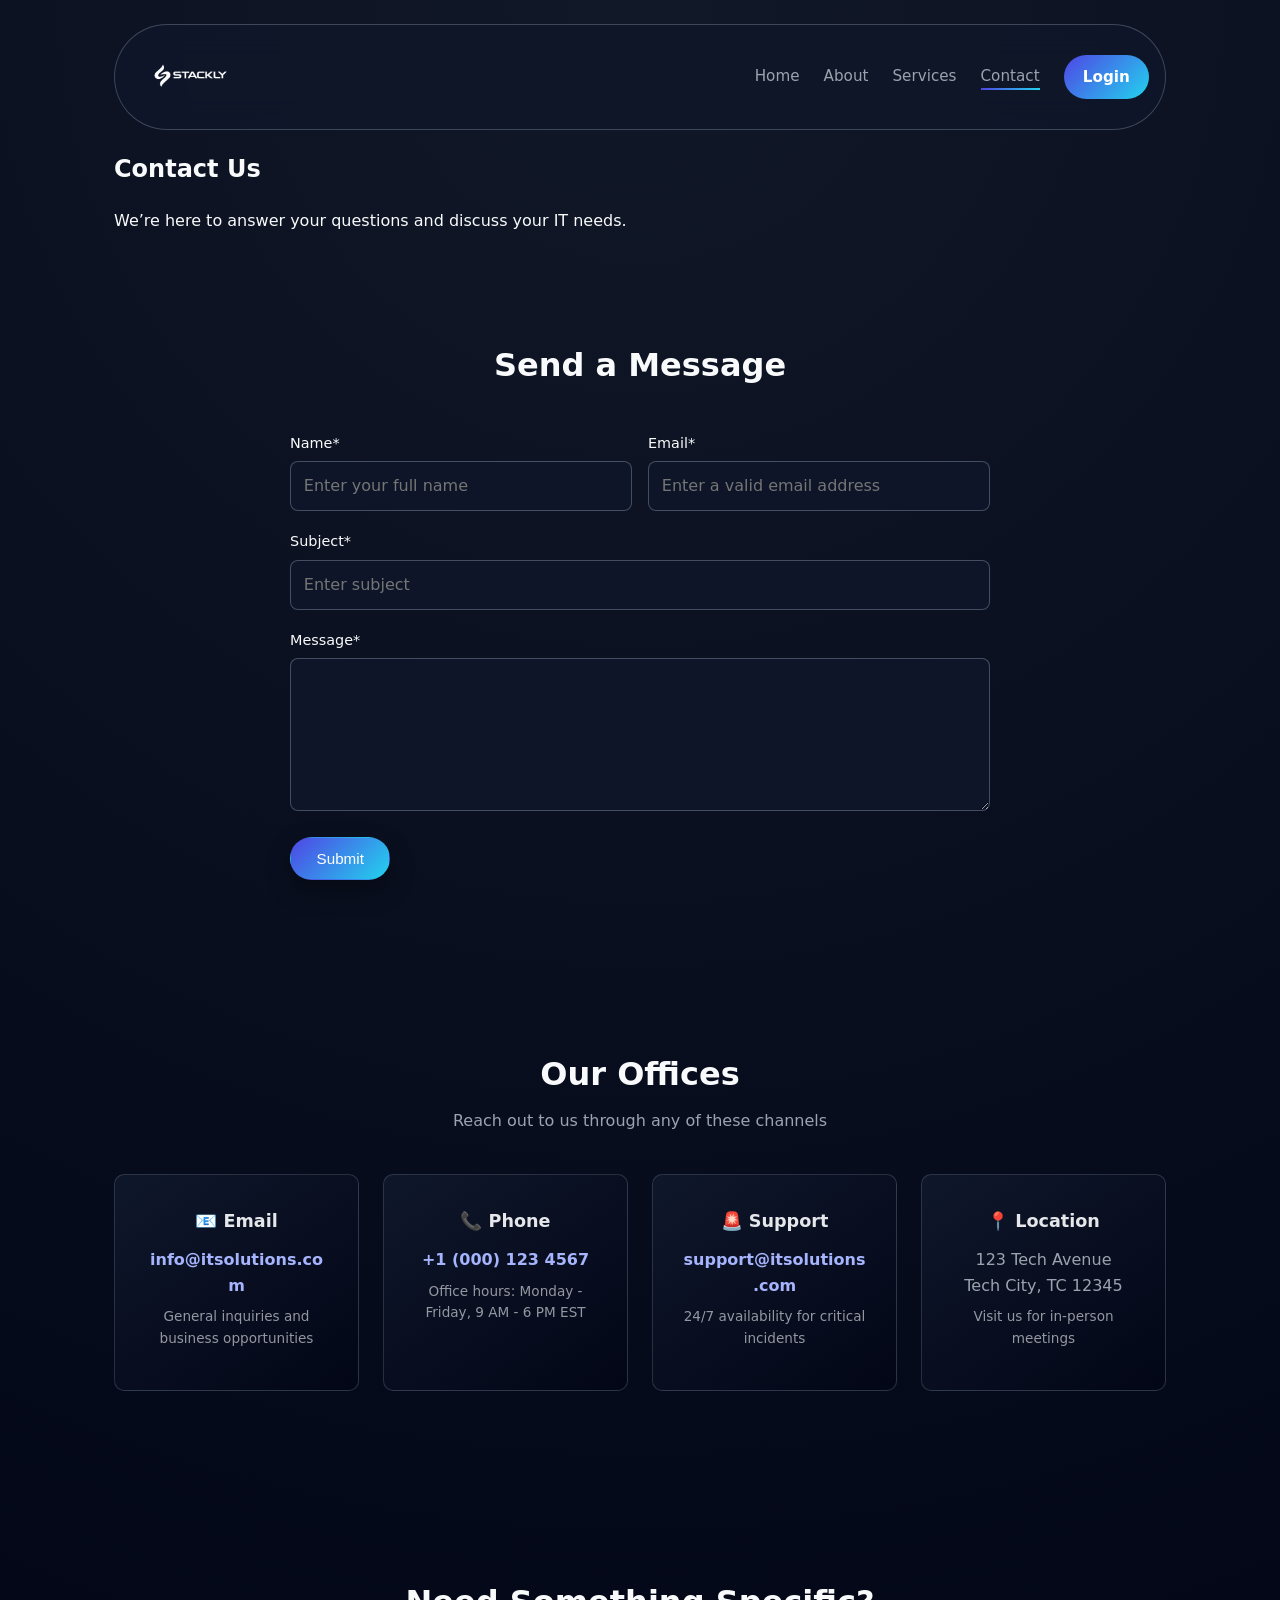
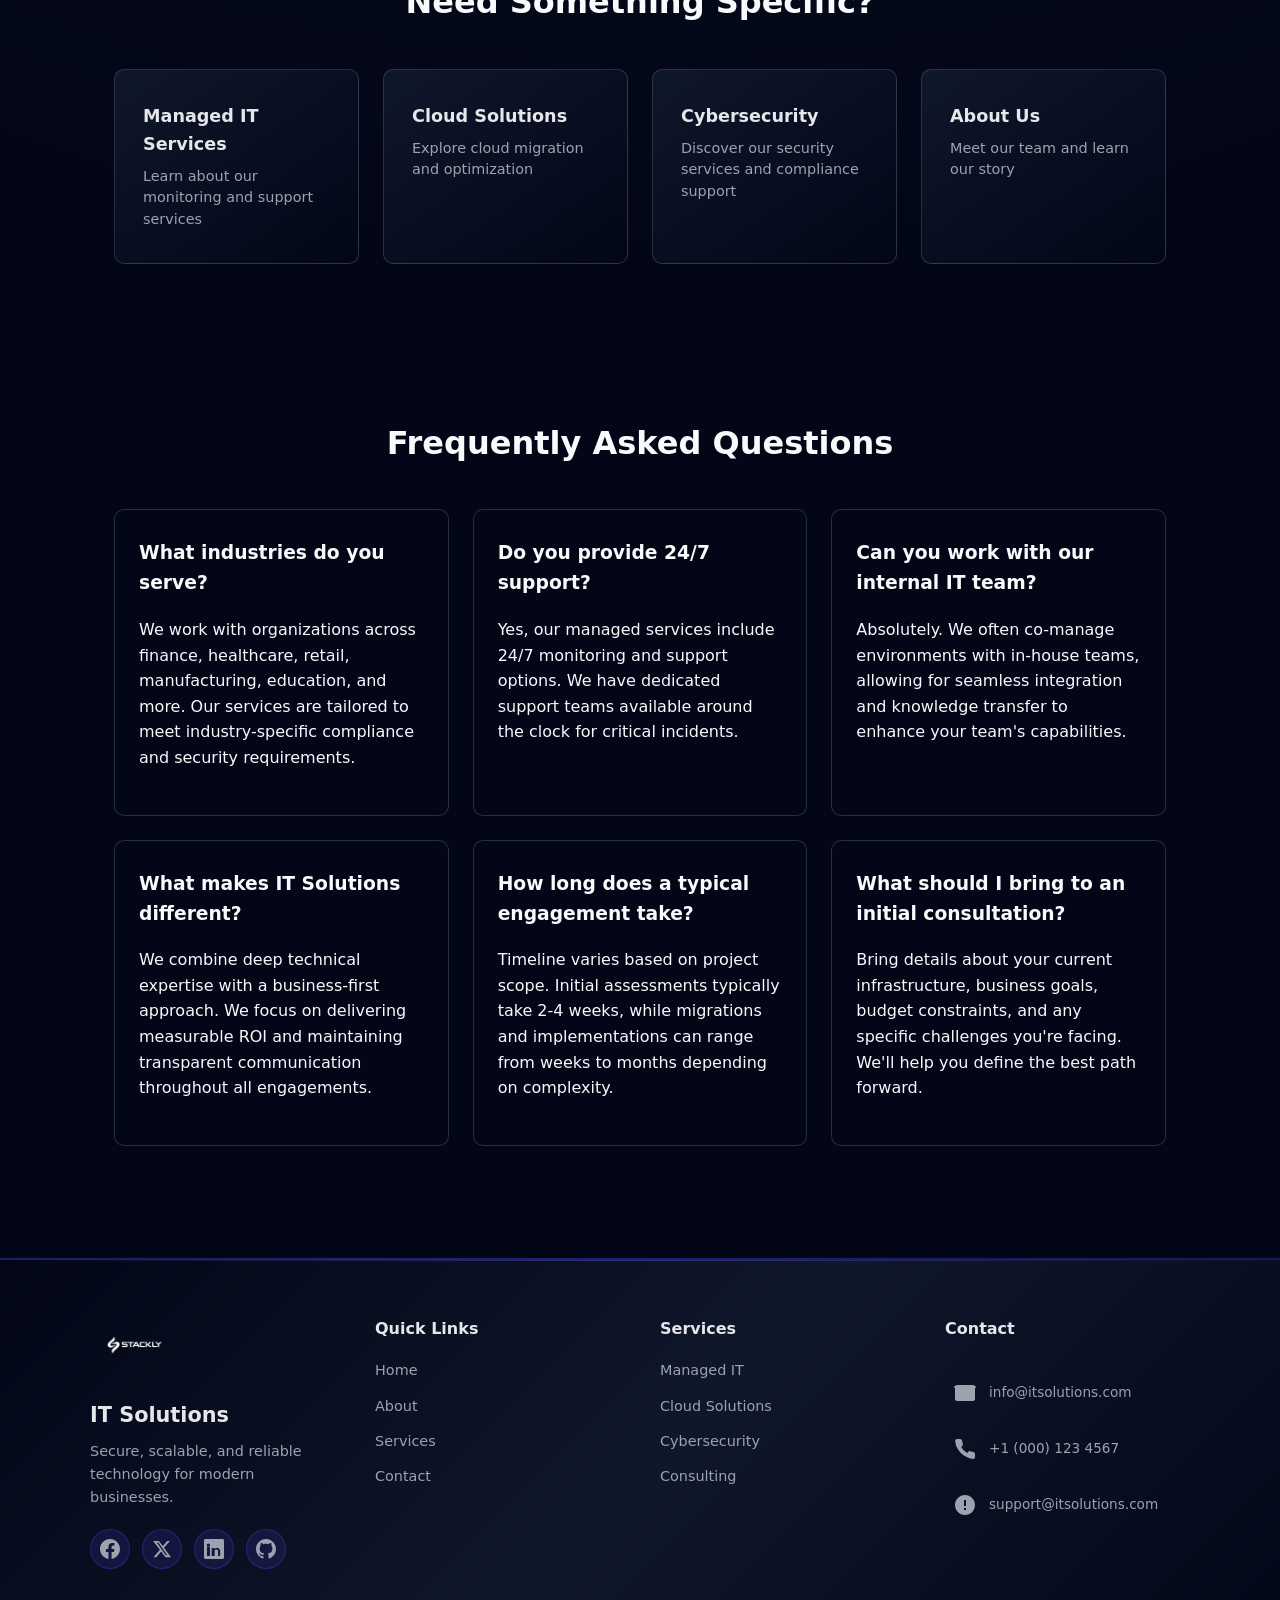
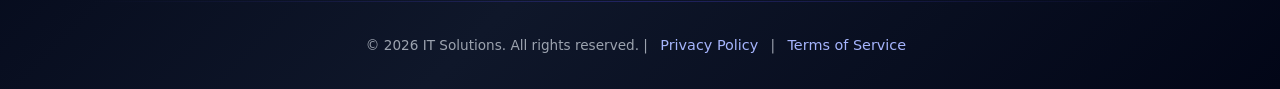
<file: contact.html>
<!DOCTYPE html>
<html lang="en">
<head>
  <meta charset="UTF-8" />
  <meta name="viewport" content="width=device-width, initial-scale=1.0" />
  <title>IT Solutions - Contact</title>
  <link rel="stylesheet" href="style.css" />
</head>
<body>
  <header class="header inner-header">
    <nav class="navbar">
      <a href="index.html" class="nav-logo">
        <img src="logo (1).webp" alt="IT Solutions Logo" class="logo-img">
      </a>
      <div class="nav-toggle" id="nav-toggle">
        <span></span><span></span><span></span>
      </div>
      <ul class="nav-links" id="nav-links">
        <li><a href="index.html">Home</a></li>
        <li><a href="about.html">About</a></li>
        <li><a href="services.html">Services</a></li>
        <li><a href="contact.html" class="active">Contact</a></li>
        <li><a href="login.html" class="login-btn">Login</a></li>
      </ul>
    </nav>

    <!-- 1) PAGE HERO -->
    <section class=\"page-hero scroll-animate\">
      <h1>Contact Us</h1>
      <p>We’re here to answer your questions and discuss your IT needs.</p>
    </section>
  </header>

  <main>
    <!-- 2) CONTACT FORM -->
    <section class="section contact-section">
      <div class="section-header">
        <h2>Send a Message</h2>
      </div>
      <form class="contact-form scroll-animate" id="contact-form">
        <div class="form-row">
          <div class="form-group">
            <label for="name">Name*</label>
            <input type="text" id="name" pattern="[A-Za-z\s'\-]*" placeholder="Enter your full name" maxlength="100" required />
          </div>
          <div class="form-group">
            <label for="email">Email*</label>
            <input type="email" id="email" placeholder="Enter a valid email address" pattern="[a-zA-Z0-9._%+-]+@[a-zA-Z0-9.-]+\.[a-zA-Z]{2,}" required />
          </div>
        </div>
        <div class="form-group">
          <label for="subject">Subject*</label>
          <input type="text" id="subject" pattern="[A-Za-z\s'\-&,.:!?]*" placeholder="Enter subject" maxlength="150" required />
        </div>
        <div class="form-group">
          <label for="message">Message*</label>
          <textarea id="message" rows="5" required></textarea>
        </div>
        <button type="submit" class="btn btn-primary">Submit</button>
        <p class="form-status" id="form-status"></p>
      </form>
    </section>

    <!-- 3) CONTACT INFO -->
    <section class="section contact-info">
      <div class="section-header">
        <h2>Our Offices</h2>
        <p>Reach out to us through any of these channels</p>
      </div>
      <div class="contact-channels">
        <div class="contact-card hover-lift scroll-animate">
          <h3>📧 Email</h3>
          <p><a href="mailto:info@itsolutions.com">info@itsolutions.com</a></p>
          <p class="contact-desc">General inquiries and business opportunities</p>
        </div>
        <div class="contact-card hover-lift scroll-animate">
          <h3>📞 Phone</h3>
          <p><a href="tel:+1000123456">+1 (000) 123 4567</a></p>
          <p class="contact-desc">Office hours: Monday - Friday, 9 AM - 6 PM EST</p>
        </div>
        <div class="contact-card hover-lift scroll-animate">
          <h3>🚨 Support</h3>
          <p><a href="mailto:support@itsolutions.com">support@itsolutions.com</a></p>
          <p class="contact-desc">24/7 availability for critical incidents</p>
        </div>
        <div class="contact-card hover-lift scroll-animate">
          <h3>📍 Location</h3>
          <p>123 Tech Avenue<br />Tech City, TC 12345</p>
          <p class="contact-desc">Visit us for in-person meetings</p>
        </div>
      </div>
    </section>

    <!-- 4) QUICK LINKS -->
    <section class="section quick-contact">
      <div class="section-header">
        <h2>Need Something Specific?</h2>
      </div>
      <div class="quick-links-grid">
        <a href="services.html#managed-it" class="quick-link-item hover-lift scroll-animate">
          <h4>Managed IT Services</h4>
          <p>Learn about our monitoring and support services</p>
        </a>
        <a href="services.html#cloud" class="quick-link-item hover-lift scroll-animate">
          <h4>Cloud Solutions</h4>
          <p>Explore cloud migration and optimization</p>
        </a>
        <a href="services.html#security" class="quick-link-item hover-lift scroll-animate">
          <h4>Cybersecurity</h4>
          <p>Discover our security services and compliance support</p>
        </a>
        <a href="about.html" class="quick-link-item hover-lift scroll-animate">
          <h4>About Us</h4>
          <p>Meet our team and learn our story</p>
        </a>
      </div>
    </section>

    <!-- 5) FAQ -->
    <section class="section faq">
      <div class="section-header">
        <h2>Frequently Asked Questions</h2>
      </div>
      <div class="faq-grid">
        <div class="faq-item hover-lift scroll-animate">
          <h3>What industries do you serve?</h3>
          <p>We work with organizations across finance, healthcare, retail, manufacturing, education, and more. Our services are tailored to meet industry-specific compliance and security requirements.</p>
        </div>
        <div class="faq-item hover-lift scroll-animate">
          <h3>Do you provide 24/7 support?</h3>
          <p>Yes, our managed services include 24/7 monitoring and support options. We have dedicated support teams available around the clock for critical incidents.</p>
        </div>
        <div class="faq-item hover-lift scroll-animate">
          <h3>Can you work with our internal IT team?</h3>
          <p>Absolutely. We often co-manage environments with in-house teams, allowing for seamless integration and knowledge transfer to enhance your team's capabilities.</p>
        </div>
        <div class="faq-item hover-lift scroll-animate">
          <h3>What makes IT Solutions different?</h3>
          <p>We combine deep technical expertise with a business-first approach. We focus on delivering measurable ROI and maintaining transparent communication throughout all engagements.</p>
        </div>
        <div class="faq-item hover-lift scroll-animate">
          <h3>How long does a typical engagement take?</h3>
          <p>Timeline varies based on project scope. Initial assessments typically take 2-4 weeks, while migrations and implementations can range from weeks to months depending on complexity.</p>
        </div>
        <div class="faq-item hover-lift scroll-animate">
          <h3>What should I bring to an initial consultation?</h3>
          <p>Bring details about your current infrastructure, business goals, budget constraints, and any specific challenges you're facing. We'll help you define the best path forward.</p>
        </div>
      </div>
    </section>
  </main>

  <footer class="footer">
    <div class="footer-grid">
      <div class="footer-brand">
        <a href="index.html" class="footer-logo">
          <img src="logo (1).webp" alt="IT Solutions Logo" class="footer-logo-img">
        </a>
        <h3>IT Solutions</h3>
        <p>Secure, scalable, and reliable technology for modern businesses.</p>
        <div class="social-links">
          <a href="404.html" class="social-icon" title="Facebook" target="_blank">
            <svg viewBox="0 0 24 24" width="20" height="20" fill="currentColor"><path d="M24 12.073c0-6.627-5.373-12-12-12s-12 5.373-12 12c0 5.99 4.388 10.954 10.125 11.854v-8.385H7.078v-3.47h3.047V9.43c0-3.007 1.792-4.669 4.533-4.669 1.312 0 2.686.235 2.686.235v2.953H15.83c-1.491 0-1.956.925-1.956 1.874v2.25h3.328l-.532 3.47h-2.796v8.385C19.612 23.027 24 18.062 24 12.073z"/></svg>
          </a>
          <a href="404.html" class="social-icon" title="X" target="_blank">
            <svg viewBox="0 0 24 24" width="20" height="20" fill="currentColor"><path d="M18.244 2.25h3.308l-7.227 8.26 8.502 11.24h-6.654l-5.21-6.817L5.07 21.75H1.76l7.73-8.835L1.39 2.25h6.882l4.713 6.231 5.45-6.231zM16.556 19.412h1.828L7.701 4.25H5.757l10.799 15.162z"/></svg>
          </a>
          <a href="404.html" class="social-icon" title="LinkedIn" target="_blank">
            <svg viewBox="0 0 24 24" width="20" height="20" fill="currentColor"><path d="M20.447 20.452h-3.554v-5.569c0-1.328-.475-2.236-1.986-2.236-1.081 0-1.722.722-2.004 1.418-.103.249-.13.597-.13.945v5.442h-3.554s.05-8.814 0-9.714h3.554v1.375c.427-.659 1.191-1.598 2.898-1.598 2.117 0 3.704 1.381 3.704 4.352v5.585zM5.337 9.433a2.062 2.062 0 01-2.063-2.065 2.064 2.064 0 112.063 2.065zm1.782 11.019H3.555V9.738h3.564v10.714zM22.225 0H1.771C.792 0 0 .774 0 1.729v20.542C0 23.227.792 24 1.771 24h20.451C23.2 24 24 23.227 24 22.271V1.729C24 .774 23.2 0 22.225 0z"/></svg>
          </a>
          <a href="404.html" class="social-icon" title="GitHub" target="_blank">
            <svg viewBox="0 0 24 24" width="20" height="20" fill="currentColor"><path d="M12 0c-6.626 0-12 5.373-12 12 0 5.302 3.438 9.8 8.207 11.387.599.111.793-.261.793-.577v-2.234c-3.338.726-4.033-1.416-4.033-1.416-.546-1.387-1.333-1.756-1.333-1.756-1.089-.745.083-.729.083-.729 1.205.084 1.839 1.237 1.839 1.237 1.07 1.834 2.807 1.304 3.492.997.107-.775.418-1.305.762-1.604-2.665-.305-5.467-1.334-5.467-5.931 0-1.311.469-2.381 1.236-3.221-.124-.303-.535-1.524.117-3.176 0 0 1.008-.322 3.301 1.23.957-.266 1.983-.399 3.003-.404 1.02.005 2.047.138 3.006.404 2.291-1.552 3.297-1.23 3.297-1.23.653 1.653.242 2.874.118 3.176.77.84 1.235 1.911 1.235 3.221 0 4.609-2.807 5.624-5.479 5.921.43.372.823 1.102.823 2.222v3.293c0 .319.192.694.801.576 4.765-1.589 8.199-6.086 8.199-11.386 0-6.627-5.373-12-12-12z"/></svg>
          </a>
        </div>
      </div>
      <div class="footer-links">
        <h4>Quick Links</h4>
        <ul>
          <li><a href="index.html">Home</a></li>
          <li><a href="about.html">About</a></li>
          <li><a href="services.html">Services</a></li>
          <li><a href="contact.html">Contact</a></li>
        </ul>
      </div>
      <div class="footer-services">
        <h4>Services</h4>
        <ul>
          <li><a href="404.html">Managed IT</a></li>
          <li><a href="404.html">Cloud Solutions</a></li>
          <li><a href="404.html">Cybersecurity</a></li>
          <li><a href="404.html">Consulting</a></li>
        </ul>
      </div>
      <div class="footer-contact">
        <h4>Contact</h4>
        <div class="contact-icons">
          <a href="mailto:info@itsolutions.com" class="contact-icon" title="Email">
            <svg viewBox="0 0 24 24" width="24" height="24" fill="currentColor">
              <path d="M4 4h16c1.1 0 2 .9 2 2v12c0 1.1-.9 2-2 2H4c-1.1 0-2-.9-2-2V6c0-1.1.9-2 2-2z"/>
              <polyline points="22,6 12,13 2,6" fill="none" stroke="currentColor" stroke-width="2" stroke-linecap="round" stroke-linejoin="round"/>
            </svg>
            <span class="contact-label">info@itsolutions.com</span>
          </a>
          <a href="tel:+1000123456" class="contact-icon" title="Phone">
            <svg viewBox="0 0 24 24" width="24" height="24" fill="currentColor">
              <path d="M22 16.92v3a2 2 0 0 1-2.18 2 19.79 19.79 0 0 1-8.63-3.07 19.5 19.5 0 0 1-6-6 19.79 19.79 0 0 1-3.07-8.67A2 2 0 0 1 4.11 2h3a2 2 0 0 1 2 1.72 12.84 12.84 0 0 0 .7 2.81 2 2 0 0 1-.45 2.11L8.09 9.91a16 16 0 0 0 6 6l1.27-1.27a2 2 0 0 1 2.11-.45 12.84 12.84 0 0 0 2.81.7A2 2 0 0 1 22 16.92z"/>
            </svg>
            <span class="contact-label">+1 (000) 123 4567</span>
          </a>
          <a href="mailto:support@itsolutions.com" class="contact-icon" title="Support">
            <svg viewBox="0 0 24 24" width="24" height="24" fill="currentColor">
              <path d="M12 2C6.48 2 2 6.48 2 12s4.48 10 10 10 10-4.48 10-10S17.52 2 12 2zm1 15h-2v-2h2v2zm0-4h-2V7h2v6z"/>
            </svg>
            <span class="contact-label">support@itsolutions.com</span>
          </a>
        </div>
      </div>
    </div>
    <div class="footer-divider"></div>
    <p class="footer-bottom">&copy; 2026 IT Solutions. All rights reserved. | <a href="404.html">Privacy Policy</a> | <a href="404.html">Terms of Service</a></p>
  </footer>

  <script src="script.js"></script>
</body>
</html>
</file>
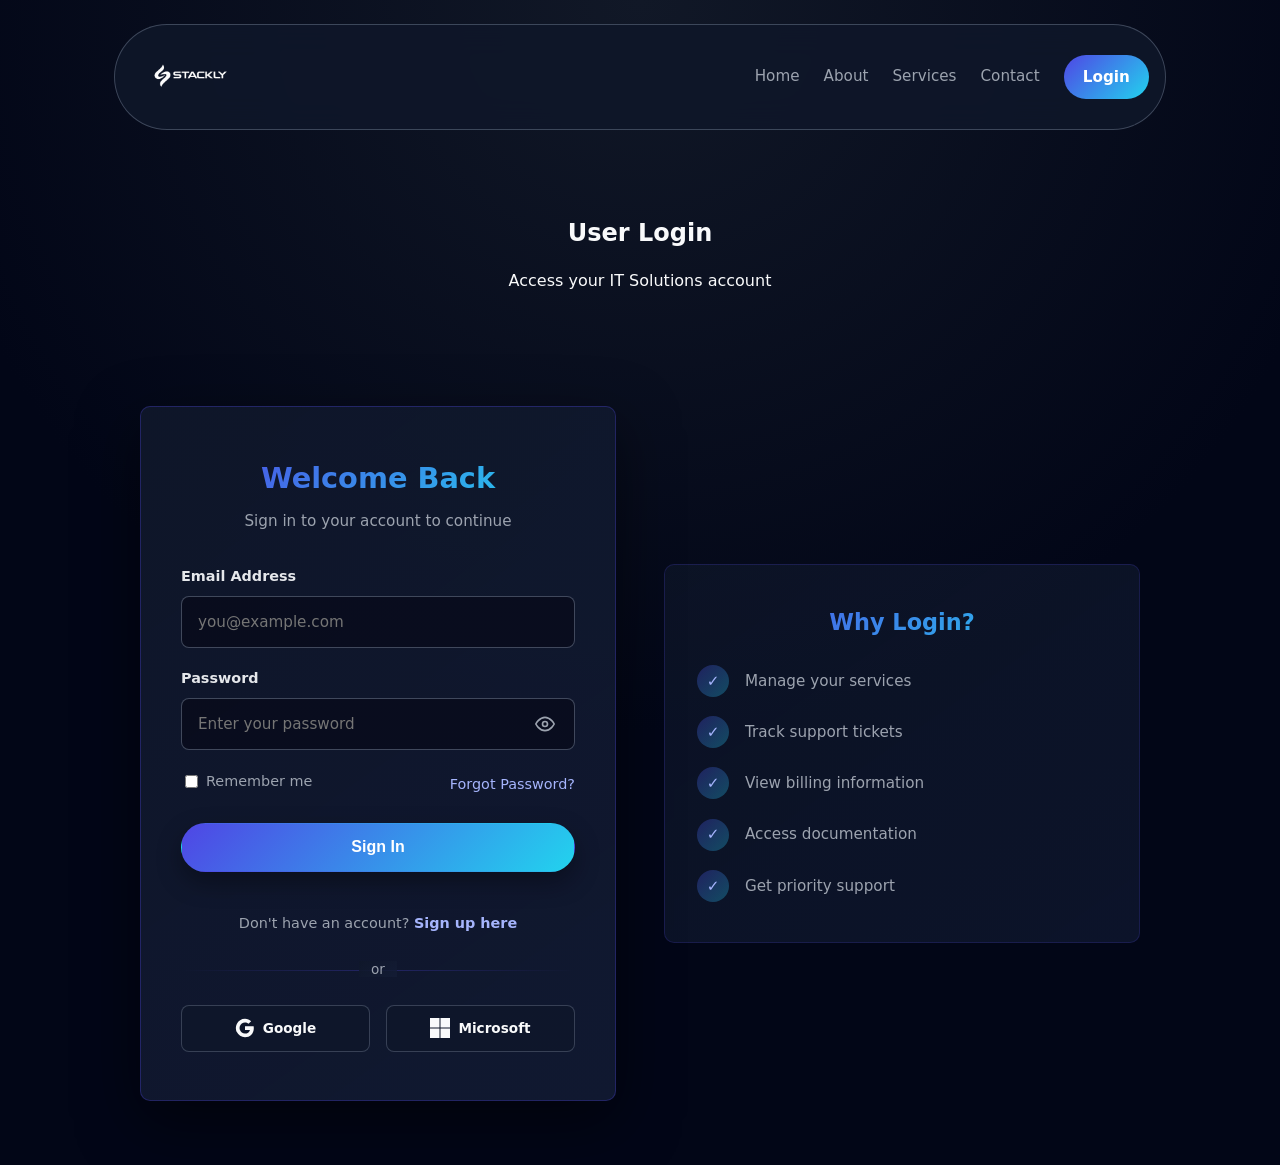
<file: login.html>
<!DOCTYPE html>
<html lang="en">
<head>
  <meta charset="UTF-8" />
  <meta name="viewport" content="width=device-width, initial-scale=1.0" />
  <title>IT Solutions - Login</title>
  <link rel="stylesheet" href="style.css" />
</head>
<body>
  <header class="header inner-header">
    <nav class="navbar">
      <a href="index.html" class="nav-logo">
        <img src="logo (1).webp" alt="IT Solutions Logo" class="logo-img">
      </a>
      <div class="nav-toggle" id="nav-toggle">
        <span></span><span></span><span></span>
      </div>
      <ul class="nav-links" id="nav-links">
        <li><a href="index.html">Home</a></li>
        <li><a href="about.html">About</a></li>
        <li><a href="services.html">Services</a></li>
        <li><a href="contact.html">Contact</a></li>
        <li><a href="login.html" class="login-btn active">Login</a></li>
      </ul>
    </nav>

    <!-- PAGE HERO -->
    <section class="page-hero">
      <h1>User Login</h1>
      <p>Access your IT Solutions account</p>
    </section>
  </header>

  <main>
    <!-- LOGIN SECTION -->
    <section class="section login-section">
      <div class="login-container">
        <div class="login-box">
          <div class="login-header">
            <h2>Welcome Back</h2>
            <p>Sign in to your account to continue</p>
          </div>

          <form class="login-form" id="loginForm">
            <!-- Email Input -->
            <div class="form-group">
              <label for="email" class="form-label">Email Address</label>
              <input 
                type="email" 
                id="email" 
                class="form-input" 
                placeholder="you@example.com" 
                required
              />
            </div>

            <!-- Password Input -->
            <div class="form-group">
              <label for="password" class="form-label">Password</label>
              <div class="password-input-wrapper">
                <input 
                  type="password" 
                  id="password" 
                  class="form-input" 
                  placeholder="Enter your password" 
                  required
                />
                <button type="button" class="password-toggle" id="togglePassword" title="Show/hide password">
                  <svg class="eye-icon" viewBox="0 0 24 24" fill="none" stroke="currentColor" stroke-width="2">
                    <path d="M1 12s4-8 11-8 11 8 11 8-4 8-11 8-11-8-11-8z"></path>
                    <circle cx="12" cy="12" r="3"></circle>
                  </svg>
                  <svg class="eye-off-icon" viewBox="0 0 24 24" fill="none" stroke="currentColor" stroke-width="2">
                    <path d="M17.94 17.94A10.07 10.07 0 0 1 12 20c-7 0-11-8-11-8a18.45 18.45 0 0 1 5.06-5.94M9.9 4.24A9.12 9.12 0 0 1 12 4c7 0 11 8 11 8a18.5 18.5 0 0 1-2.16 3.19m-6.72-1.07a3 3 0 1 1-4.24-4.24"></path>
                    <line x1="1" y1="1" x2="23" y2="23"></line>
                  </svg>
                </button>
              </div>
            </div>

            <!-- Remember Me & Forgot Password -->
            <div class="form-extras">
              <label class="remember-me">
                <input type="checkbox" id="rememberMe" />
                <span>Remember me</span>
              </label>
              <a href="404.html" class="forgot-password">Forgot Password?</a>
            </div>

            <!-- Login Button -->
            <button type="submit" class="btn btn-primary btn-login">Sign In</button>
          </form>

          <!-- Sign Up Link -->
          <div class="login-footer">
            <p>Don't have an account? <a href="#" class="sign-up-link" id="openSignupBtn">Sign up here</a></p>
          </div>

          <!-- Divider -->
          <div class="form-divider">
            <span>or</span>
          </div>

          <!-- Social Login -->
          <div class="social-login">
            <button type="button" class="social-btn google-btn">
              <svg width="20" height="20" viewBox="0 0 24 24" fill="currentColor">
                <path d="M22.56 12.25c0-.78-.07-1.53-.2-2.25H12v4.26h5.92c-.26 1.37-1.04 2.53-2.21 3.31v2.77h3.57c2.08-1.92 3.28-4.74 3.28-8.09z"/>
                <path d="M12 23c2.97 0 5.46-.98 7.28-2.66l-3.57-2.77c-.98.66-2.23 1.06-3.71 1.06-2.86 0-5.29-1.93-6.16-4.53H2.18v2.84C3.99 20.53 7.7 23 12 23z"/>
                <path d="M5.84 14.09c-.22-.66-.35-1.36-.35-2.09s.13-1.43.35-2.09V7.07H2.18C1.43 8.55 1 10.22 1 12s.43 3.45 1.18 4.93l2.85-2.22.81-.62z"/>
                <path d="M12 5.38c1.62 0 3.06.56 4.21 1.64l3.15-3.15C17.45 2.09 14.97 1 12 1 7.7 1 3.99 3.47 2.18 7.07l3.66 2.84c.87-2.6 3.3-4.53 6.16-4.53z"/>
              </svg>
              Google
            </button>
            <button type="button" class="social-btn microsoft-btn">
              <svg width="20" height="20" viewBox="0 0 24 24" fill="currentColor">
                <path d="M11.4 24H0V12.6h11.4V24zM24 24H12.6V12.6H24V24zM11.4 11.4H0V0h11.4v11.4zm12.6 0H12.6V0H24v11.4z"/>
              </svg>
              Microsoft
            </button>
          </div>
        </div>

        <!-- Side Info Box -->
        <div class="login-info">
          <h3>Why Login?</h3>
          <ul class="info-list">
            <li>
              <span class="icon">✓</span>
              <span>Manage your services</span>
            </li>
            <li>
              <span class="icon">✓</span>
              <span>Track support tickets</span>
            </li>
            <li>
              <span class="icon">✓</span>
              <span>View billing information</span>
            </li>
            <li>
              <span class="icon">✓</span>
              <span>Access documentation</span>
            </li>
            <li>
              <span class="icon">✓</span>
              <span>Get priority support</span>
            </li>
          </ul>
        </div>
      </div>
    </section>
  </main>

  <!-- SIGNUP MODAL -->
  <div id="signupModal" class="modal">
    <div class="modal-overlay"></div>
    <div class="modal-content">
      <button class="modal-close" id="closeSignupBtn">&times;</button>
      
      <div class="modal-header">
        <h2>Create Account</h2>
        <p>Join us today and start managing your IT solutions</p>
      </div>

      <form class="signup-form" id="signupForm">
        <!-- Full Name Input -->
        <div class="form-group">
          <label for="signup-name" class="form-label">Full Name</label>
          <input 
            type="text" 
            id="signup-name" 
            class="form-input" 
            placeholder="Enter your full name" 
            pattern="^[a-zA-Z\s]+$"
            title="Full name should contain only letters and spaces"
            required
          />
        </div>

        <!-- Email Input -->
        <div class="form-group">
          <label for="signup-email" class="form-label">Email Address</label>
          <input 
            type="email" 
            id="signup-email" 
            class="form-input" 
            placeholder="you@example.com" 
            required
          />
        </div>

        <!-- Company Input -->
        <div class="form-group">
          <label for="signup-company" class="form-label">Company Name</label>
          <input 
            type="text" 
            id="signup-company" 
            class="form-input" 
            placeholder="Your company" 
            pattern="^[a-zA-Z\s]+$"
            title="Company name should contain only letters and spaces"
            required
          />
        </div>

        <!-- Password Input -->
        <div class="form-group">
          <label for="signup-password" class="form-label">Password</label>
          <div class="password-input-wrapper">
            <input 
              type="password" 
              id="signup-password" 
              class="form-input" 
              placeholder="Create a strong password" 
              required
            />
            <button type="button" class="password-toggle" id="toggleSignupPassword" title="Show/hide password">
              <svg class="eye-icon" viewBox="0 0 24 24" fill="none" stroke="currentColor" stroke-width="2">
                <path d="M1 12s4-8 11-8 11 8 11 8-4 8-11 8-11-8-11-8z"></path>
                <circle cx="12" cy="12" r="3"></circle>
              </svg>
              <svg class="eye-off-icon" viewBox="0 0 24 24" fill="none" stroke="currentColor" stroke-width="2">
                <path d="M17.94 17.94A10.07 10.07 0 0 1 12 20c-7 0-11-8-11-8a18.45 18.45 0 0 1 5.06-5.94M9.9 4.24A9.12 9.12 0 0 1 12 4c7 0 11 8 11 8a18.5 18.5 0 0 1-2.16 3.19m-6.72-1.07a3 3 0 1 1-4.24-4.24"></path>
                <line x1="1" y1="1" x2="23" y2="23"></line>
              </svg>
            </button>
          </div>
        </div>

        <!-- Confirm Password Input -->
        <div class="form-group">
          <label for="signup-confirm" class="form-label">Confirm Password</label>
          <div class="password-input-wrapper">
            <input 
              type="password" 
              id="signup-confirm" 
              class="form-input" 
              placeholder="Confirm your password" 
              required
            />
            <button type="button" class="password-toggle" id="toggleSignupConfirm" title="Show/hide password">
              <svg class="eye-icon" viewBox="0 0 24 24" fill="none" stroke="currentColor" stroke-width="2">
                <path d="M1 12s4-8 11-8 11 8 11 8-4 8-11 8-11-8-11-8z"></path>
                <circle cx="12" cy="12" r="3"></circle>
              </svg>
              <svg class="eye-off-icon" viewBox="0 0 24 24" fill="none" stroke="currentColor" stroke-width="2">
                <path d="M17.94 17.94A10.07 10.07 0 0 1 12 20c-7 0-11-8-11-8a18.45 18.45 0 0 1 5.06-5.94M9.9 4.24A9.12 9.12 0 0 1 12 4c7 0 11 8 11 8a18.5 18.5 0 0 1-2.16 3.19m-6.72-1.07a3 3 0 1 1-4.24-4.24"></path>
                <line x1="1" y1="1" x2="23" y2="23"></line>
              </svg>
            </button>
          </div>
        </div>

        <!-- Terms Checkbox -->
        <label class="terms-checkbox">
          <input type="checkbox" id="agreeTerms" required />
          <span>I agree to the <a href="404.html" target="_blank">Terms of Service</a> and <a href="404.html" target="_blank">Privacy Policy</a></span>
        </label>

        <!-- Sign Up Button -->
        <button type="submit" class="btn btn-primary signup-btn">Create Account</button>

        <!-- Already have account -->
        <p class="signup-footer">Already have an account? <a href="#" class="login-link" id="backToLoginBtn">Sign in here</a></p>
      </form>
    </div>
  </div>

  <script src="script.js"></script>
</body>
</html>
</file>
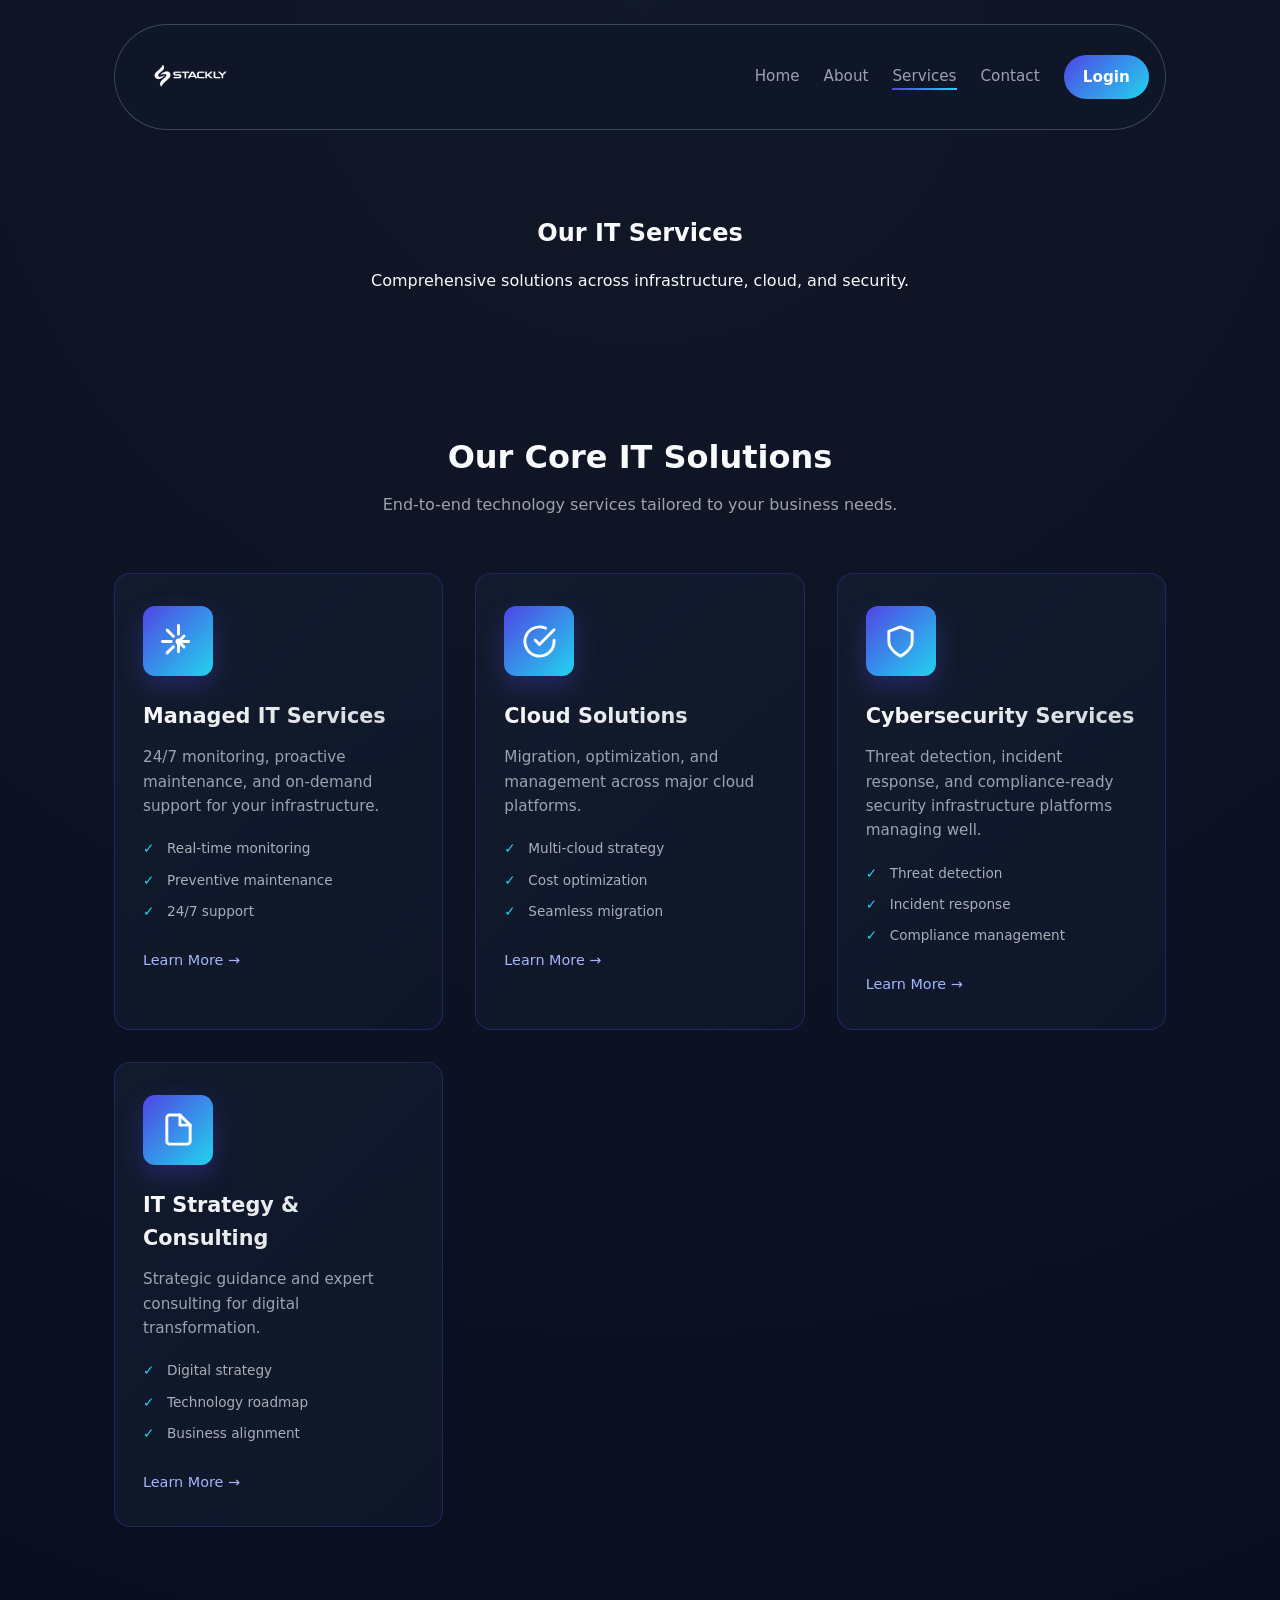
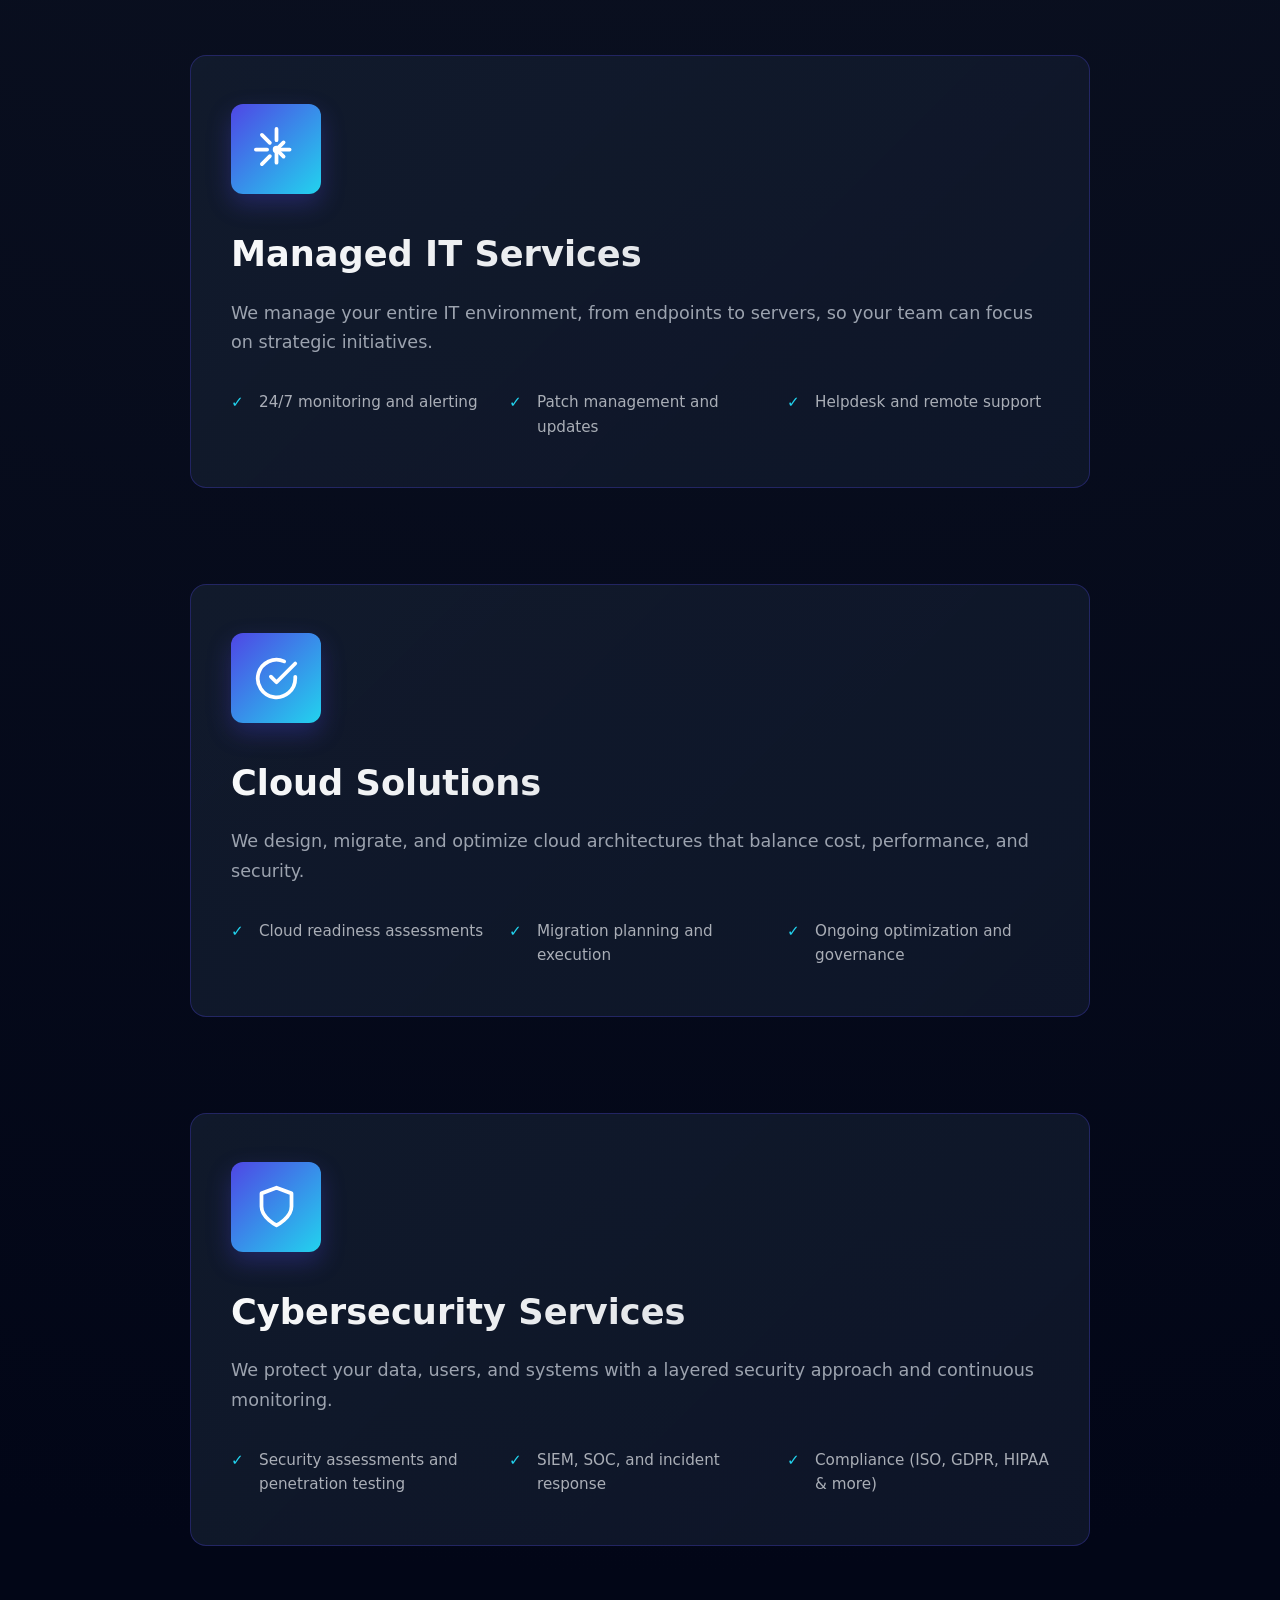
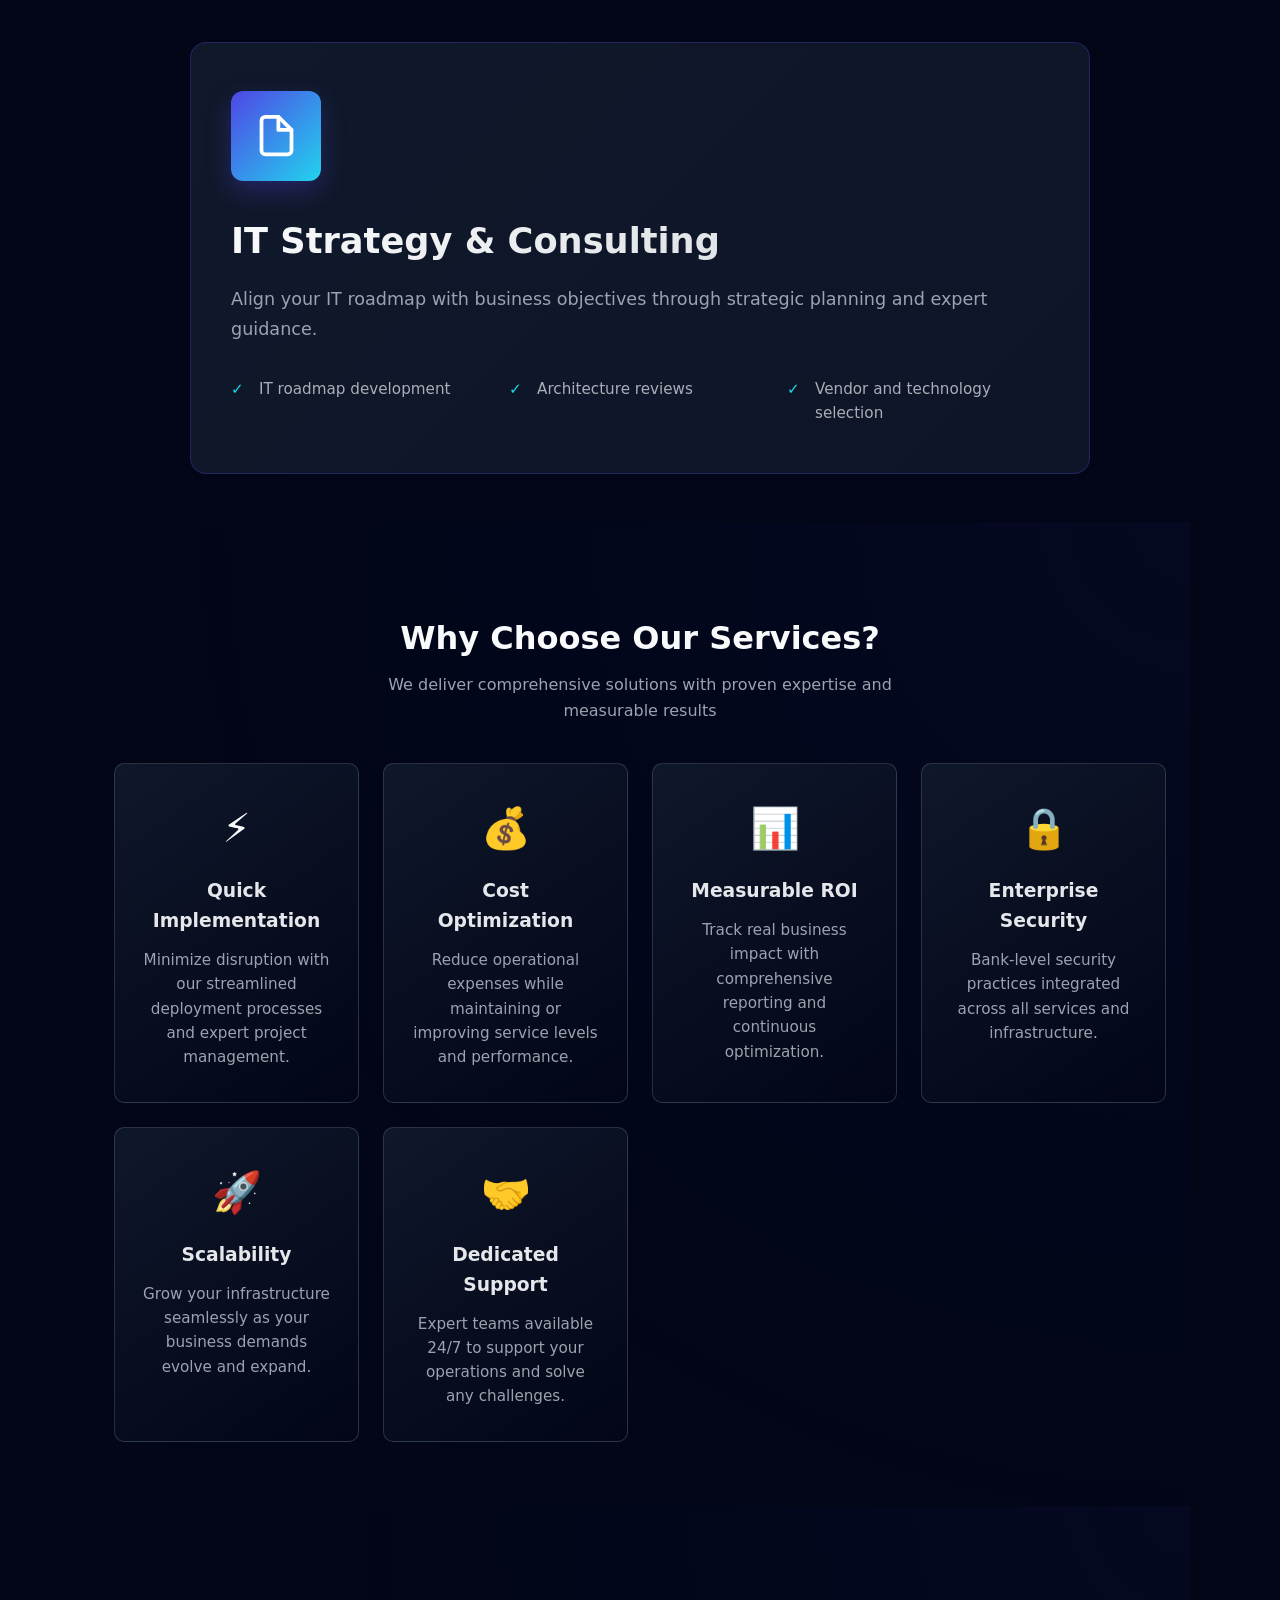
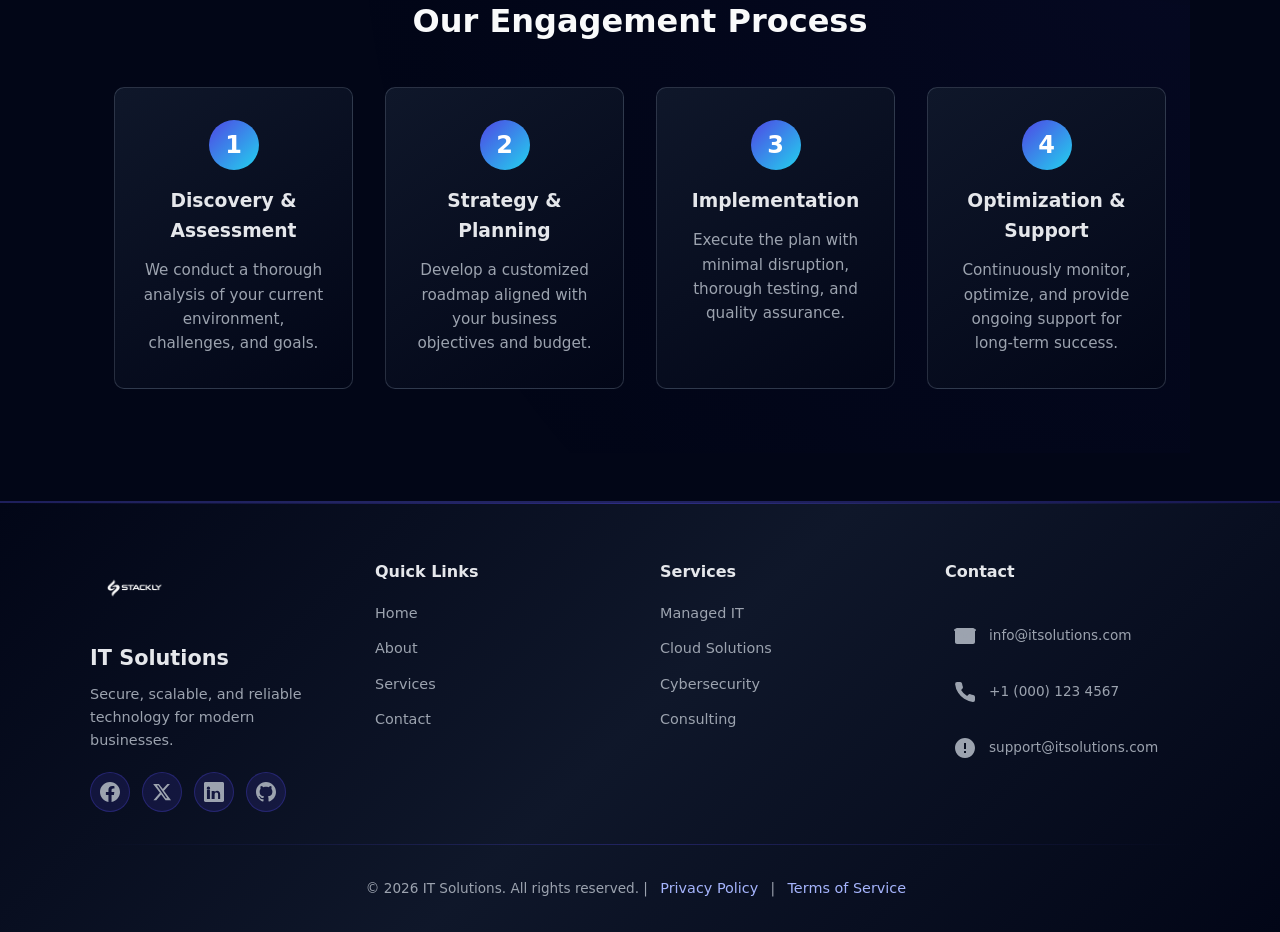
<file: services.html>
<!DOCTYPE html>
<html lang="en">
<head>
  <meta charset="UTF-8" />
  <meta name="viewport" content="width=device-width, initial-scale=1.0" />
  <title>IT Solutions - Services</title>
  <link rel="stylesheet" href="style.css" />
</head>
<body>
  <header class="header inner-header">
    <nav class="navbar">
      <a href="index.html" class="nav-logo">
        <img src="logo (1).webp" alt="IT Solutions Logo" class="logo-img">
      </a>
      <div class="nav-toggle" id="nav-toggle">
        <span></span><span></span><span></span>
      </div>
      <ul class="nav-links" id="nav-links">
        <li><a href="index.html">Home</a></li>
        <li><a href="about.html">About</a></li>
        <li><a href="services.html" class="active">Services</a></li>
        <li><a href="contact.html">Contact</a></li>
        <li><a href="login.html" class="login-btn">Login</a></li>
      </ul>
    </nav>

    <!-- 1) PAGE HERO -->
    <section class="page-hero">
      <h1>Our IT Services</h1>
      <p>Comprehensive solutions across infrastructure, cloud, and security.</p>
    </section>
  </header>

  <main>
    <!-- 2) ADVANCED SERVICES GRID -->
    <section class="section services-overview">
      <div class="section-header">
        <h2>Our Core IT Solutions</h2>
        <p>End-to-end technology services tailored to your business needs.</p>
      </div>
      <div class="advanced-services-grid">
        <article class="service-card advanced-card">
          <div class="service-icon">
            <svg viewBox="0 0 24 24" fill="none" stroke="currentColor" stroke-width="2">
              <circle cx="12" cy="12" r="1"></circle>
              <path d="M12 1v6m0 6v6"></path>
              <path d="M4.22 4.22l4.24 4.24m3.08 3.08l4.24 4.24"></path>
              <path d="M1 12h6m6 0h6"></path>
              <path d="M4.22 19.78l4.24-4.24m3.08-3.08l4.24-4.24"></path>
            </svg>
          </div>
          <div class="service-content">
            <h3>Managed IT Services</h3>
            <p>24/7 monitoring, proactive maintenance, and on-demand support for your infrastructure.</p>
            <ul class="service-features">
              <li>Real-time monitoring</li>
              <li>Preventive maintenance</li>
              <li>24/7 support</li>
            </ul>
            <a href="#managed-it" class="card-link">Learn More →</a>
          </div>
          <div class="service-border"></div>
        </article>

        <article class="service-card advanced-card">
          <div class="service-icon">
            <svg viewBox="0 0 24 24" fill="none" stroke="currentColor" stroke-width="2">
              <path d="M22 11.08V12a10 10 0 1 1-5.93-9.14"></path>
              <polyline points="22 4 12 14.01 9 11.01"></polyline>
            </svg>
          </div>
          <div class="service-content">
            <h3>Cloud Solutions</h3>
            <p>Migration, optimization, and management across major cloud platforms.</p>
            <ul class="service-features">
              <li>Multi-cloud strategy</li>
              <li>Cost optimization</li>
              <li>Seamless migration</li>
            </ul>
            <a href="#cloud" class="card-link">Learn More →</a>
          </div>
          <div class="service-border"></div>
        </article>

        <article class="service-card advanced-card">
          <div class="service-icon">
            <svg viewBox="0 0 24 24" fill="none" stroke="currentColor" stroke-width="2">
              <path d="M12 22s8-4 8-10V5l-8-3-8 3v7c0 6 8 10 8 10z"></path>
            </svg>
          </div>
          <div class="service-content">
            <h3>Cybersecurity Services</h3>
            <p>Threat detection, incident response, and compliance-ready security infrastructure platforms managing well.</p>
            <ul class="service-features">
              <li>Threat detection</li>
              <li>Incident response</li>
              <li>Compliance management</li>
            </ul>
            <a href="#security" class="card-link">Learn More →</a>
          </div>
          <div class="service-border"></div>
        </article>

        <article class="service-card advanced-card">
          <div class="service-icon">
            <svg viewBox="0 0 24 24" fill="none" stroke="currentColor" stroke-width="2">
              <path d="M13 2H6a2 2 0 0 0-2 2v16a2 2 0 0 0 2 2h12a2 2 0 0 0 2-2V9z"></path>
              <polyline points="13 2 13 9 20 9"></polyline>
            </svg>
          </div>
          <div class="service-content">
            <h3>IT Strategy & Consulting</h3>
            <p>Strategic guidance and expert consulting for digital transformation.</p>
            <ul class="service-features">
              <li>Digital strategy</li>
              <li>Technology roadmap</li>
              <li>Business alignment</li>
            </ul>
            <a href="#consulting" class="card-link">Learn More →</a>
          </div>
          <div class="service-border"></div>
        </article>
      </div>
    </section>

    <!-- 3) MANAGED IT -->
    <section class="section service-detail" id="managed-it">
      <article class="service-card advanced-card detail-card">
        <div class="service-icon">
          <svg viewBox="0 0 24 24" fill="none" stroke="currentColor" stroke-width="2">
            <circle cx="12" cy="12" r="1"></circle>
            <path d="M12 1v6m0 6v6"></path>
            <path d="M4.22 4.22l4.24 4.24m3.08 3.08l4.24 4.24"></path>
            <path d="M1 12h6m6 0h6"></path>
            <path d="M4.22 19.78l4.24-4.24m3.08-3.08l4.24-4.24"></path>
          </svg>
        </div>
        <div class="service-content">
          <h2>Managed IT Services</h2>
          <p>We manage your entire IT environment, from endpoints to servers, so your team can focus on strategic initiatives.</p>
          <ul class="service-features">
            <li>24/7 monitoring and alerting</li>
            <li>Patch management and updates</li>
            <li>Helpdesk and remote support</li>
          </ul>
        </div>
        <div class="service-border"></div>
      </article>
    </section>

    <!-- 4) CLOUD -->
    <section class="section service-detail" id="cloud">
      <article class="service-card advanced-card detail-card">
        <div class="service-icon">
          <svg viewBox="0 0 24 24" fill="none" stroke="currentColor" stroke-width="2">
            <path d="M22 11.08V12a10 10 0 1 1-5.93-9.14"></path>
            <polyline points="22 4 12 14.01 9 11.01"></polyline>
          </svg>
        </div>
        <div class="service-content">
          <h2>Cloud Solutions</h2>
          <p>We design, migrate, and optimize cloud architectures that balance cost, performance, and security.</p>
          <ul class="service-features">
            <li>Cloud readiness assessments</li>
            <li>Migration planning and execution</li>
            <li>Ongoing optimization and governance</li>
          </ul>
        </div>
        <div class="service-border"></div>
      </article>
    </section>

    <!-- 5) SECURITY -->
    <section class="section service-detail" id="security">
      <article class="service-card advanced-card detail-card">
        <div class="service-icon">
          <svg viewBox="0 0 24 24" fill="none" stroke="currentColor" stroke-width="2">
            <path d="M12 22s8-4 8-10V5l-8-3-8 3v7c0 6 8 10 8 10z"></path>
          </svg>
        </div>
        <div class="service-content">
          <h2>Cybersecurity Services</h2>
          <p>We protect your data, users, and systems with a layered security approach and continuous monitoring.</p>
          <ul class="service-features">
            <li>Security assessments and penetration testing</li>
            <li>SIEM, SOC, and incident response</li>
            <li>Compliance (ISO, GDPR, HIPAA & more)</li>
          </ul>
        </div>
        <div class="service-border"></div>
      </article>
    </section>

    <!-- 6) CONSULTING -->
    <section class="section service-detail" id="consulting">
      <article class="service-card advanced-card detail-card">
        <div class="service-icon">
          <svg viewBox="0 0 24 24" fill="none" stroke="currentColor" stroke-width="2">
            <path d="M13 2H6a2 2 0 0 0-2 2v16a2 2 0 0 0 2 2h12a2 2 0 0 0 2-2V9z"></path>
            <polyline points="13 2 13 9 20 9"></polyline>
          </svg>
        </div>
        <div class="service-content">
          <h2>IT Strategy & Consulting</h2>
          <p>Align your IT roadmap with business objectives through strategic planning and expert guidance.</p>
          <ul class="service-features">
            <li>IT roadmap development</li>
            <li>Architecture reviews</li>
            <li>Vendor and technology selection</li>
          </ul>
        </div>
        <div class="service-border"></div>
      </article>
    </section>

    <!-- 6) SERVICE BENEFITS -->
    <section class="section service-benefits">
      <div class="section-header">
        <h2>Why Choose Our Services?</h2>
        <p>We deliver comprehensive solutions with proven expertise and measurable results</p>
      </div>
      <div class="benefits-grid">
        <div class="benefit-card hover-lift">
          <div class="benefit-icon">⚡</div>
          <h3>Quick Implementation</h3>
          <p>Minimize disruption with our streamlined deployment processes and expert project management.</p>
        </div>
        <div class="benefit-card hover-lift">
          <div class="benefit-icon">💰</div>
          <h3>Cost Optimization</h3>
          <p>Reduce operational expenses while maintaining or improving service levels and performance.</p>
        </div>
        <div class="benefit-card hover-lift">
          <div class="benefit-icon">📊</div>
          <h3>Measurable ROI</h3>
          <p>Track real business impact with comprehensive reporting and continuous optimization.</p>
        </div>
        <div class="benefit-card hover-lift">
          <div class="benefit-icon">🔒</div>
          <h3>Enterprise Security</h3>
          <p>Bank-level security practices integrated across all services and infrastructure.</p>
        </div>
        <div class="benefit-card hover-lift">
          <div class="benefit-icon">🚀</div>
          <h3>Scalability</h3>
          <p>Grow your infrastructure seamlessly as your business demands evolve and expand.</p>
        </div>
        <div class="benefit-card hover-lift">
          <div class="benefit-icon">🤝</div>
          <h3>Dedicated Support</h3>
          <p>Expert teams available 24/7 to support your operations and solve any challenges.</p>
        </div>
      </div>
    </section>

    <!-- 7) PROCESS -->
    <section class="section service-process">
      <div class="section-header">
        <h2>Our Engagement Process</h2>
      </div>
      <div class="process-timeline">
        <div class="process-step">
          <div class="step-number">1</div>
          <h3>Discovery & Assessment</h3>
          <p>We conduct a thorough analysis of your current environment, challenges, and goals.</p>
        </div>
        <div class="process-step">
          <div class="step-number">2</div>
          <h3>Strategy & Planning</h3>
          <p>Develop a customized roadmap aligned with your business objectives and budget.</p>
        </div>
        <div class="process-step">
          <div class="step-number">3</div>
          <h3>Implementation</h3>
          <p>Execute the plan with minimal disruption, thorough testing, and quality assurance.</p>
        </div>
        <div class="process-step">
          <div class="step-number">4</div>
          <h3>Optimization & Support</h3>
          <p>Continuously monitor, optimize, and provide ongoing support for long-term success.</p>
        </div>
      </div>
    </section>
  </main>

  <footer class="footer">
    <div class="footer-grid">
      <div class="footer-brand">
        <a href="index.html" class="footer-logo">
          <img src="logo (1).webp" alt="IT Solutions Logo" class="footer-logo-img">
        </a>
        <h3>IT Solutions</h3>
        <p>Secure, scalable, and reliable technology for modern businesses.</p>
        <div class="social-links">
          <a href="404.html" class="social-icon" title="Facebook" target="_blank">
            <svg viewBox="0 0 24 24" width="20" height="20" fill="currentColor"><path d="M24 12.073c0-6.627-5.373-12-12-12s-12 5.373-12 12c0 5.99 4.388 10.954 10.125 11.854v-8.385H7.078v-3.47h3.047V9.43c0-3.007 1.792-4.669 4.533-4.669 1.312 0 2.686.235 2.686.235v2.953H15.83c-1.491 0-1.956.925-1.956 1.874v2.25h3.328l-.532 3.47h-2.796v8.385C19.612 23.027 24 18.062 24 12.073z"/></svg>
          </a>
          <a href="404.html" class="social-icon" title="X" target="_blank">
            <svg viewBox="0 0 24 24" width="20" height="20" fill="currentColor"><path d="M18.244 2.25h3.308l-7.227 8.26 8.502 11.24h-6.654l-5.21-6.817L5.07 21.75H1.76l7.73-8.835L1.39 2.25h6.882l4.713 6.231 5.45-6.231zM16.556 19.412h1.828L7.701 4.25H5.757l10.799 15.162z"/></svg>
          </a>
          <a href="404.html" class="social-icon" title="LinkedIn" target="_blank">
            <svg viewBox="0 0 24 24" width="20" height="20" fill="currentColor"><path d="M20.447 20.452h-3.554v-5.569c0-1.328-.475-2.236-1.986-2.236-1.081 0-1.722.722-2.004 1.418-.103.249-.13.597-.13.945v5.442h-3.554s.05-8.814 0-9.714h3.554v1.375c.427-.659 1.191-1.598 2.898-1.598 2.117 0 3.704 1.381 3.704 4.352v5.585zM5.337 9.433a2.062 2.062 0 01-2.063-2.065 2.064 2.064 0 112.063 2.065zm1.782 11.019H3.555V9.738h3.564v10.714zM22.225 0H1.771C.792 0 0 .774 0 1.729v20.542C0 23.227.792 24 1.771 24h20.451C23.2 24 24 23.227 24 22.271V1.729C24 .774 23.2 0 22.225 0z"/></svg>
          </a>
          <a href="404.html" class="social-icon" title="GitHub" target="_blank">
            <svg viewBox="0 0 24 24" width="20" height="20" fill="currentColor"><path d="M12 0c-6.626 0-12 5.373-12 12 0 5.302 3.438 9.8 8.207 11.387.599.111.793-.261.793-.577v-2.234c-3.338.726-4.033-1.416-4.033-1.416-.546-1.387-1.333-1.756-1.333-1.756-1.089-.745.083-.729.083-.729 1.205.084 1.839 1.237 1.839 1.237 1.07 1.834 2.807 1.304 3.492.997.107-.775.418-1.305.762-1.604-2.665-.305-5.467-1.334-5.467-5.931 0-1.311.469-2.381 1.236-3.221-.124-.303-.535-1.524.117-3.176 0 0 1.008-.322 3.301 1.23.957-.266 1.983-.399 3.003-.404 1.02.005 2.047.138 3.006.404 2.291-1.552 3.297-1.23 3.297-1.23.653 1.653.242 2.874.118 3.176.77.84 1.235 1.911 1.235 3.221 0 4.609-2.807 5.624-5.479 5.921.43.372.823 1.102.823 2.222v3.293c0 .319.192.694.801.576 4.765-1.589 8.199-6.086 8.199-11.386 0-6.627-5.373-12-12-12z"/></svg>
          </a>
        </div>
      </div>
      <div class="footer-links">
        <h4>Quick Links</h4>
        <ul>
          <li><a href="index.html">Home</a></li>
          <li><a href="about.html">About</a></li>
          <li><a href="services.html">Services</a></li>
          <li><a href="contact.html">Contact</a></li>
        </ul>
      </div>
      <div class="footer-services">
        <h4>Services</h4>
        <ul>
          <li><a href="services.html#managed-it">Managed IT</a></li>
          <li><a href="services.html#cloud">Cloud Solutions</a></li>
          <li><a href="services.html#security">Cybersecurity</a></li>
          <li><a href="services.html#consulting">Consulting</a></li>
        </ul>
      </div>
      <div class="footer-contact">
        <h4>Contact</h4>
        <div class="contact-icons">
          <a href="mailto:info@itsolutions.com" class="contact-icon" title="Email">
            <svg viewBox="0 0 24 24" width="24" height="24" fill="currentColor">
              <path d="M4 4h16c1.1 0 2 .9 2 2v12c0 1.1-.9 2-2 2H4c-1.1 0-2-.9-2-2V6c0-1.1.9-2 2-2z"/>
              <polyline points="22,6 12,13 2,6" fill="none" stroke="currentColor" stroke-width="2" stroke-linecap="round" stroke-linejoin="round"/>
            </svg>
            <span class="contact-label">info@itsolutions.com</span>
          </a>
          <a href="tel:+1000123456" class="contact-icon" title="Phone">
            <svg viewBox="0 0 24 24" width="24" height="24" fill="currentColor">
              <path d="M22 16.92v3a2 2 0 0 1-2.18 2 19.79 19.79 0 0 1-8.63-3.07 19.5 19.5 0 0 1-6-6 19.79 19.79 0 0 1-3.07-8.67A2 2 0 0 1 4.11 2h3a2 2 0 0 1 2 1.72 12.84 12.84 0 0 0 .7 2.81 2 2 0 0 1-.45 2.11L8.09 9.91a16 16 0 0 0 6 6l1.27-1.27a2 2 0 0 1 2.11-.45 12.84 12.84 0 0 0 2.81.7A2 2 0 0 1 22 16.92z"/>
            </svg>
            <span class="contact-label">+1 (000) 123 4567</span>
          </a>
          <a href="mailto:support@itsolutions.com" class="contact-icon" title="Support">
            <svg viewBox="0 0 24 24" width="24" height="24" fill="currentColor">
              <path d="M12 2C6.48 2 2 6.48 2 12s4.48 10 10 10 10-4.48 10-10S17.52 2 12 2zm1 15h-2v-2h2v2zm0-4h-2V7h2v6z"/>
            </svg>
            <span class="contact-label">support@itsolutions.com</span>
          </a>
        </div>
      </div>
    </div>
    <div class="footer-divider"></div>
    <p class="footer-bottom">&copy; 2026 IT Solutions. All rights reserved. | <a href="404.html">Privacy Policy</a> | <a href="404.html">Terms of Service</a></p>
  </footer>

  <script src="script.js"></script>
</body>
</html>
</file>
<file: style.css>
:root {
  --bg: #050816;
  --bg-alt: #0b1220;
  --accent: #4f46e5;
  --accent-soft: rgba(79, 70, 229, 0.15);
  --text: #f9fafb;
  --muted: #9ca3af;
  --card-bg: #111827;
  --border: #1f2937;
  --danger: #ef4444;
  --radius: 10px;
  --transition-fast: 0.2s ease;
  --transition: 0.3s ease;
  --shadow-soft: 0 10px 25px rgba(0, 0, 0, 0.35);
}

*,
*::before,
*::after {
  box-sizing: border-box;
}

body {
  margin: 0;
  font-family: system-ui, -apple-system, BlinkMacSystemFont, "Segoe UI", sans-serif;
  background: radial-gradient(circle at top, #111827, #020617 55%);
  color: var(--text);
  line-height: 1.6;
  width: 100%;
}

html {
  overflow-x: hidden;
}

main {
  width: 100%;
}

/* Global layout helpers */

.section {
  padding: 4rem 1.5rem;
  max-width: 1100px;
  margin: 0 auto;
  width: 100%;
}

.section-header {
  text-align: center;
  margin-bottom: 2.5rem;
}

.section-header h2 {
  font-size: 2rem;
  margin-bottom: 0.5rem;
}

.section-header p {
  color: var(--muted);
  max-width: 600px;
  margin: 0.25rem auto 0;
}

.two-column {
  display: grid;
  gap: 2rem;
}

.cards-grid,
.project-grid,
.pricing-grid,
.values-grid,
.team-grid,
.tech-grid {
  display: grid;
  gap: 1.5rem;
}

/* Header & Navbar */

.header {
  position: relative;
  min-height: 70vh;
  padding: 1.5rem 1.5rem 0;
  max-width: 1100px;
  margin: 0 auto;
  width: 100%;
}

.inner-header {
  min-height: auto;
}

.navbar {
  display: flex;
  align-items: center;
  justify-content: space-between;
  padding: 0.75rem 1rem;
  background: rgba(15, 23, 42, 0.9);
  border-radius: 999px;
  border: 1px solid rgba(148, 163, 184, 0.35);
  backdrop-filter: blur(16px);
  position: sticky;
  top: 1rem;
  z-index: 20;
}

.nav-logo {
  width: auto;
  height: auto;
  display: flex;
  align-items: center;
  justify-content: center;
  text-decoration: none;
  cursor: pointer;
  transition: all var(--transition);
}

.nav-logo:hover {
  transform: translateY(-2px);
}

.logo-img {
  height: 80px;
  width: auto;
  object-fit: contain;
  transition: transform var(--transition);
}

.logo-img:hover {
  transform: scale(1.05);
}

/* Footer Logo */
.footer-logo {
  display: inline-block;
  text-decoration: none;
  margin-bottom: 1rem;
  transition: all var(--transition);
}

.footer-logo:hover {
  transform: scale(1.08);
}

.footer-logo-img {
  height: 60px;
  width: auto;
  object-fit: contain;
  transition: transform var(--transition);
}

.footer-logo:hover .footer-logo-img {
  transform: scale(1.1);
}

/* Nav links */

.nav-links {
  list-style: none;
  display: flex;
  gap: 1.5rem;
  margin: 0;
  padding: 0;
  margin-top: 0.5rem;
}

.nav-links a {
  text-decoration: none;
  color: var(--muted);
  font-size: 0.95rem;
  position: relative;
  transition: color var(--transition-fast);
}

.nav-links a::after {
  content: "";
  position: absolute;
  left: 0;
  bottom: -0.3rem;
  width: 0;
  height: 2px;
  background: linear-gradient(90deg, #4f46e5, #22d3ee);
  transition: width var(--transition);
}

.nav-links a:hover {
  color: #e5e7eb;
}

.nav-links a:hover::after,
.nav-links a.active::after {
  width: 100%;
}

/* Mobile nav toggle */

.nav-toggle {
  width: 32px;
  height: 24px;
  display: none;
  flex-direction: column;
  justify-content: space-between;
  cursor: pointer;
}

.nav-toggle span {
  display: block;
  width: 100%;
  height: 3px;
  background: #e5e7eb;
  border-radius: 999px;
  transition: transform 0.25s ease, opacity 0.2s ease;
}

/* Hero */

.hero {
  display: grid;
  grid-template-columns: minmax(0, 1.2fr) minmax(0, 1fr);
  align-items: center;
  gap: 3rem;
  padding: 4rem 0 3rem;
  position: relative;
}

.hero::before {
  content: "";
  position: absolute;
  top: -30%;
  right: -15%;
  width: 400px;
  height: 400px;
  background: radial-gradient(circle, rgba(79, 70, 229, 0.1), transparent);
  border-radius: 50%;
  animation: float 6s ease-in-out infinite;
  pointer-events: none;
}

.hero::after {
  content: "";
  position: absolute;
  bottom: -30%;
  left: -5%;
  width: 300px;
  height: 300px;
  background: radial-gradient(circle, rgba(34, 211, 238, 0.08), transparent);
  border-radius: 50%;
  animation: float 8s ease-in-out infinite reverse;
  pointer-events: none;
}

.hero-content {
  position: relative;
  z-index: 2;
}

.hero-content h1 {
  font-size: clamp(2.2rem, 4vw, 3.2rem);
  margin: 0 0 1rem;
  animation: typewriter 1s ease-out forwards;
}

.hero-content p {
  color: var(--muted);
  max-width: 480px;
  animation: slideInSubtitle 0.9s ease-out 0.4s forwards;
}

.hero-buttons {
  display: flex;
  flex-wrap: wrap;
  gap: 1rem;
  margin-top: 2rem;
}

.btn {
  display: inline-flex;
  align-items: center;
  justify-content: center;
  padding: 0.75rem 1.6rem;
  border-radius: 999px;
  font-size: 0.95rem;
  border: 1px solid transparent;
  cursor: pointer;
  text-decoration: none;
  transition: transform var(--transition-fast), box-shadow var(--transition-fast),
    border-color var(--transition-fast), background var(--transition-fast),
    color var(--transition-fast);
}

.btn-primary {
  background: linear-gradient(135deg, #4f46e5, #22d3ee);
  color: white;
  box-shadow: var(--shadow-soft);
}

.btn-primary:hover {
  transform: translateY(-2px) scale(1.02);
  box-shadow: 0 15px 35px rgba(37, 99, 235, 0.55);
}

.btn-outline {
  background: transparent;
  color: #e5e7eb;
  border-color: rgba(148, 163, 184, 0.6);
}

.btn-outline:hover {
  border-color: #4f46e5;
  background: rgba(79, 70, 229, 0.1);
}

/* Hero visual */

.hero-visual {
  display: grid;
  grid-template-columns: repeat(2, minmax(0, 1fr));
  gap: 1rem;
  position: relative;
  z-index: 2;
}
 
.hero-card {
  background: radial-gradient(circle at top left, #4f46e5 0, #0f172a 55%);
  border-radius: 1.25rem;
  padding: 1.8rem 1.4rem;
  font-weight: 600;
  letter-spacing: 0.06em;
  color: #e5e7eb;
  text-transform: uppercase;
  border: 1px solid rgba(148, 163, 184, 0.35);
  box-shadow: var(--shadow-soft);
  position: relative;
  overflow: hidden;
  transition: all var(--transition);
  animation: popIn 0.6s ease-out;
  animation-fill-mode: both;
}

.hero-card:nth-child(1) {
  animation-delay: 0.4s;
}

.hero-card:nth-child(2) {
  animation-delay: 0.5s;
}

.hero-card:nth-child(3) {
  animation-delay: 0.6s;
}

.hero-card::before {
  content: "";
  position: absolute;
  inset: 0;
  background: radial-gradient(circle at top, rgba(250, 250, 250, 0.25), transparent 55%);
  opacity: 0;
  transition: opacity var(--transition);
}

.hero-card::after {
  content: "";
  position: absolute;
  top: -50%;
  right: -50%;
  width: 200%;
  height: 200%;
  background: linear-gradient(45deg, transparent 30%, rgba(255, 255, 255, 0.1), transparent 70%);
  transform: rotate(45deg);
  animation: shine 3s infinite;
}

.hero-card:hover {
  transform: translateY(-8px) scale(1.02);
  box-shadow: 0 20px 40px rgba(79, 70, 229, 0.6);
  border-color: rgba(34, 211, 238, 0.8);
  animation: pulse-glow 2s ease-in-out infinite;
}

.hero-card:hover::before {
  opacity: 1;
}

/* Sections */

.services-overview .cards-grid,
.projects .project-grid,
.pricing .pricing-grid {
  grid-template-columns: repeat(auto-fit, minmax(230px, 1fr));
}

.card,
.project-card,
.price-card,
.mv-card,
.value,
.team-member,
.faq-item,
.stat-box {
  background: linear-gradient(145deg, #020617, #020617 40%, #020617 80%);
  border-radius: var(--radius);
  padding: 1.75rem 1.5rem;
  border: 1px solid rgba(148, 163, 184, 0.25);
  position: relative;
  overflow: hidden;
}

/* Hover effects */

.hover-lift {
  transition: transform var(--transition), box-shadow var(--transition),
    border-color var(--transition), background var(--transition);
}

.hover-lift::before {
  content: "";
  position: absolute;
  inset: 0;
  background: radial-gradient(circle at top, rgba(79, 70, 229, 0.35), transparent 60%);
  opacity: 0;
  transition: opacity var(--transition);
  pointer-events: none;
}

.hover-lift:hover {
  transform: translateY(-6px);
  box-shadow: 0 16px 35px rgba(15, 23, 42, 0.9);
  border-color: rgba(129, 140, 248, 0.8);
}

.hover-lift:hover::before {
  opacity: 1;
}

.hover-scale {
  transition: transform var(--transition-fast), border-color var(--transition-fast),
    box-shadow var(--transition-fast);
}

.hover-scale:hover {
  transform: scale(1.04) translateY(-3px);
  border-color: rgba(56, 189, 248, 0.9);
  box-shadow: 0 14px 30px rgba(15, 23, 42, 0.9);
}

.hover-glow {
  transition: box-shadow var(--transition), border-color var(--transition),
    transform var(--transition-fast);
}

.hover-glow:hover {
  box-shadow: 0 0 25px rgba(129, 140, 248, 0.75);
  border-color: rgba(129, 140, 248, 1);
  transform: translateY(-4px);
}

.card-link {
  display: inline-flex;
  margin-top: 1rem;
  font-size: 0.9rem;
  text-decoration: none;
  color: #a5b4fc;
  position: relative;
}

.card-link::after {
  content: "";
  position: absolute;
  left: 0;
  bottom: -0.15rem;
  width: 100%;
  height: 1px;
  background: linear-gradient(90deg, #4f46e5, #22d3ee);
  transform: scaleX(0);
  transform-origin: left;
  transition: transform var(--transition-fast);
}

.card-link:hover::after {
  transform: scaleX(1);
}

/* Advanced Services Section */

.advanced-services-grid {
  display: grid;
  grid-template-columns: repeat(auto-fit, minmax(270px, 1fr));
  gap: 2rem;
  padding: 1rem 0;
}

.service-card {
  display: flex;
  flex-direction: column;
  height: 100%;
  cursor: pointer;
}

.advanced-card {
  background: linear-gradient(135deg, rgba(20, 30, 48, 0.8) 0%, rgba(15, 23, 42, 0.9) 100%);
  border-radius: 16px;
  padding: 2rem 1.75rem;
  border: 1.5px solid rgba(79, 70, 229, 0.3);
  position: relative;
  overflow: hidden;
  transition: all 0.4s cubic-bezier(0.4, 0, 0.2, 1);
  transform: translateY(0);
}

.advanced-card::before {
  content: "";
  position: absolute;
  top: 0;
  left: 0;
  right: 0;
  bottom: 0;
  background: linear-gradient(135deg, rgba(79, 70, 229, 0.25) 0%, rgba(34, 211, 238, 0.1) 100%);
  opacity: 0;
  transition: opacity 0.4s ease;
  pointer-events: none;
}

.advanced-card::after {
  content: "";
  position: absolute;
  top: 0;
  left: -100%;
  width: 100%;
  height: 100%;
  background: linear-gradient(90deg, transparent, rgba(255, 255, 255, 0.1), transparent);
  transition: left 0.5s ease;
  pointer-events: none;
}

.advanced-card:hover {
  transform: translateY(-12px) scale(1.02);
  border-color: rgba(79, 70, 229, 0.7);
  box-shadow: 0 20px 60px rgba(79, 70, 229, 0.25),
              0 0 40px rgba(34, 211, 238, 0.15);
}

.advanced-card:hover::before {
  opacity: 1;
}

.advanced-card:hover::after {
  left: 100%;
}

.service-icon {
  width: 70px;
  height: 70px;
  background: linear-gradient(135deg, #4f46e5 0%, #22d3ee 100%);
  border-radius: 12px;
  display: flex;
  align-items: center;
  justify-content: center;
  margin-bottom: 1.5rem;
  color: white;
  transition: all 0.4s ease;
  box-shadow: 0 10px 25px rgba(79, 70, 229, 0.3);
  position: relative;
  z-index: 1;
}

.service-icon svg {
  width: 35px;
  height: 35px;
  stroke-linecap: round;
  stroke-linejoin: round;
}

.advanced-card:hover .service-icon {
  transform: rotate(12deg) scale(1.1);
  box-shadow: 0 15px 40px rgba(79, 70, 229, 0.5);
}

.service-content {
  position: relative;
  z-index: 1;
  flex: 1;
}

.service-content h3 {
  font-size: 1.3rem;
  margin: 0 0 0.75rem 0;
  background: linear-gradient(135deg, #f9fafb 0%, #d1d5db 100%);
  -webkit-background-clip: text;
  -webkit-text-fill-color: transparent;
  background-clip: text;
  transition: all 0.3s ease;
}

.advanced-card:hover .service-content h3 {
  -webkit-text-fill-color: unset;
  background: linear-gradient(135deg, #22d3ee 0%, #4f46e5 100%);
  -webkit-background-clip: text;
  -webkit-text-fill-color: transparent;
  background-clip: text;
}

.service-content p {
  color: var(--muted);
  font-size: 0.95rem;
  margin: 0 0 1.25rem 0;
  line-height: 1.6;
}

.service-features {
  list-style: none;
  padding: 0;
  margin: 1.25rem 0 1.5rem 0;
  display: flex;
  flex-direction: column;
  gap: 0.6rem;
}

.service-features li {
  font-size: 0.85rem;
  color: rgba(209, 213, 219, 0.8);
  padding-left: 1.5rem;
  position: relative;
  transition: all 0.3s ease;
}

.service-features li::before {
  content: "✓";
  position: absolute;
  left: 0;
  color: #22d3ee;
  font-weight: bold;
  transition: all 0.3s ease;
}

.advanced-card:hover .service-features li {
  color: rgba(255, 255, 255, 0.9);
  padding-left: 1.75rem;
}

.advanced-card:hover .service-features li::before {
  color: #4f46e5;
  transform: scale(1.3);
}

.service-border {
  position: absolute;
  bottom: 0;
  left: 0;
  right: 0;
  height: 3px;
  background: linear-gradient(90deg, #4f46e5 0%, #22d3ee 50%, transparent 100%);
  transform: scaleX(0);
  transform-origin: left;
  transition: transform 0.5s cubic-bezier(0.4, 0, 0.2, 1);
}

.advanced-card:hover .service-border {
  transform: scaleX(1);
}

.card-link {
  position: relative;
  z-index: 2;
  margin-top: auto;
}

/* Service Detail Sections */

.service-detail {
  display: flex;
  align-items: center;
  justify-content: center;
  padding: 3rem 1.5rem;
}

.detail-card {
  max-width: 900px;
  width: 100%;
  padding: 3rem 2.5rem;
}

.detail-card .service-icon {
  width: 90px;
  height: 90px;
  margin-bottom: 2rem;
}

.detail-card .service-icon svg {
  width: 45px;
  height: 45px;
}

.detail-card .service-content h2 {
  font-size: 2.2rem;
  margin: 0 0 1rem 0;
  background: linear-gradient(135deg, #f9fafb 0%, #d1d5db 100%);
  -webkit-background-clip: text;
  -webkit-text-fill-color: transparent;
  background-clip: text;
}

.detail-card:hover .service-content h2 {
  -webkit-text-fill-color: unset;
  background: linear-gradient(135deg, #22d3ee 0%, #4f46e5 100%);
  -webkit-background-clip: text;
  -webkit-text-fill-color: transparent;
  background-clip: text;
}

.detail-card .service-content p {
  font-size: 1.1rem;
  margin-bottom: 2rem;
  line-height: 1.7;
}

.detail-card .service-features {
  display: grid;
  grid-template-columns: repeat(auto-fit, minmax(200px, 1fr));
  gap: 1rem;
  margin: 2rem 0 0 0;
}

.detail-card .service-features li {
  padding-left: 1.75rem;
  font-size: 0.95rem;
}

/* Scroll Animations */

.scroll-animate {
  opacity: 0;
  animation: fadeUp 0.8s ease-out forwards;
}

.scroll-animate:nth-child(1) {
  animation-delay: 0.1s;
}

.scroll-animate:nth-child(2) {
  animation-delay: 0.2s;
}

.scroll-animate:nth-child(3) {
  animation-delay: 0.3s;
}

.scroll-animate:nth-child(4) {
  animation-delay: 0.4s;
}

.scroll-animate:nth-child(5) {
  animation-delay: 0.5s;
}

.scroll-animate:nth-child(6) {
  animation-delay: 0.6s;
}

/* Why us */

.why-us {
  display: grid;
  grid-template-columns: minmax(0, 1.3fr) minmax(0, 1fr);
  gap: 2rem;
  align-items: center;
}

.why-list {
  list-style: none;
  padding: 0;
  margin: 1.25rem 0 0;
}

.why-list li {
  margin-bottom: 0.75rem;
  color: var(--muted);
}

.why-list span {
  display: inline-block;
  font-weight: 600;
  color: #e5e7eb;
  margin-right: 0.4rem;
}

.why-stats {
  display: grid;
  grid-template-columns: repeat(auto-fit, minmax(130px, 1fr));
  gap: 1rem;
}

.stat-box h3 {
  font-size: 1.6rem;
  margin: 0 0 0.35rem;
}

/* Tech stack */

.tech-grid {
  grid-template-columns: repeat(auto-fit, minmax(110px, 1fr));
}

.tech-item {
  display: flex;
  align-items: center;
  justify-content: center;
  width: 110px;
  height: 110px;
  border-radius: 50%;
  border: 1px solid rgba(148, 163, 184, 0.25);
  background: rgba(15, 23, 42, 0.9);
  font-size: 0.9rem;
  text-align: center;
  padding: 0;
  flex-shrink: 0;
}

/* Testimonials */

.testimonials-slider {
  max-width: 700px;
  margin: 0 auto;
  position: relative;
}

.testimonial {
  display: none;
  text-align: center;
  padding: 1.75rem 1.5rem;
  border-radius: var(--radius);
  border: 1px solid rgba(148, 163, 184, 0.35);
  background: radial-gradient(circle at top, #111827, #020617 60%);
}

.testimonial.active {
  display: block;
}

.testimonial p {
  font-style: italic;
  margin-bottom: 0.75rem;
}

.testimonial span {
  color: var(--muted);
  font-size: 0.9rem;
}

/* Pricing */

.price-card {
  text-align: left;
}

.price-card.featured {
  border-color: rgba(129, 140, 248, 1);
  background: radial-gradient(circle at top, rgba(129, 140, 248, 0.25), #020617 60%);
}

.price-card .price {
  font-size: 1.4rem;
  font-weight: 600;
  margin-bottom: 0.75rem;
}

.price-card ul {
  list-style: none;
  padding: 0;
  margin: 0 0 1.25rem;
}

.price-card li {
  font-size: 0.95rem;
  margin-bottom: 0.4rem;
}

/* CTA */

.cta {
  text-align: center;
  padding-bottom: 4.5rem;
}

.cta-content p {
  color: var(--muted);
  margin-bottom: 1.5rem;
}

/* Footer */

.footer {
  border-top: 2px solid rgba(79, 70, 229, 0.3);
  padding: 3.5rem 1.5rem 2rem;
  background: linear-gradient(135deg, #020617 0%, #0f172a 50%, #020617 100%);
  margin-top: 3rem;
  position: relative;
  overflow: hidden;
  width: 100%;
}

.footer::before {
  content: "";
  position: absolute;
  top: 0;
  left: 0;
  width: 100%;
  height: 1px;
  background: linear-gradient(90deg, transparent, rgba(79, 70, 229, 0.5), transparent);
  animation: shimmer 3s infinite;
}

@keyframes shimmer {
  0% {
    opacity: 0;
  }
  50% {
    opacity: 1;
  }
  100% {
    opacity: 0;
  }
}

.footer-grid {
  max-width: 1100px;
  margin: 0 auto 2rem;
  display: grid;
  gap: 2.5rem;
  grid-template-columns: repeat(auto-fit, minmax(220px, 1fr));
  width: 100%;
}

.footer-brand h3 {
  margin-top: 0;
  margin-bottom: 0.5rem;
  font-size: 1.3rem;
  color: #e5e7eb;
}

.footer-brand p {
  margin: 0 0 1.25rem;
  color: var(--muted);
  font-size: 0.9rem;
}

.social-links {
  display: flex;
  gap: 0.75rem;
  margin-top: 1rem;
}

.social-icon {
  display: inline-flex;
  align-items: center;
  justify-content: center;
  width: 40px;
  height: 40px;
  border-radius: 50%;
  background: rgba(79, 70, 229, 0.15);
  border: 1px solid rgba(79, 70, 229, 0.3);
  color: #a5b4fc;
  transition: all var(--transition);
  text-decoration: none;
  position: relative;
  overflow: hidden;
}

.social-icon::before {
  content: "";
  position: absolute;
  top: 0;
  left: -100%;
  width: 100%;
  height: 100%;
  background: linear-gradient(90deg, transparent, rgba(255, 255, 255, 0.2), transparent);
  transition: left var(--transition);
}

.social-icon:hover {
  background: linear-gradient(135deg, #4f46e5, #22d3ee);
  border-color: rgba(34, 211, 238, 0.8);
  transform: translateY(-3px) scale(1.1);
  box-shadow: 0 10px 25px rgba(79, 70, 229, 0.4);
  color: white;
}

.social-icon:hover::before {
  left: 100%;
}

.footer-links,
.footer-services,
.footer-contact {
  display: flex;
  flex-direction: column;
}

.footer h4 {
  margin: 0 0 1rem;
  color: #e5e7eb;
  font-size: 1rem;
}

.footer ul {
  list-style: none;
  padding: 0;
  margin: 0;
  display: flex;
  flex-direction: column;
  gap: 0.6rem;
}

.footer ul li {
  transition: transform var(--transition-fast);
}

.footer ul li:hover {
  transform: translateX(4px);
}

.footer a {
  color: var(--muted);
  text-decoration: none;
  font-size: 0.9rem;
  position: relative;
  transition: color var(--transition-fast);
}

.footer a::after {
  content: "";
  position: absolute;
  left: 0;
  bottom: -2px;
  width: 0;
  height: 1px;
  background: linear-gradient(90deg, #4f46e5, #22d3ee);
  transition: width var(--transition-fast);
}

.footer a:hover {
  color: #e5e7eb;
}

.footer a:hover::after {
  width: 100%;
}

.footer-contact p {
  margin: 0.5rem 0;
  color: var(--muted);
  font-size: 0.9rem;
}

.contact-icons {
  display: flex;
  flex-direction: column;
  gap: 1rem;
  margin-top: 1rem;
}

.contact-icon {
  display: flex;
  align-items: center;
  gap: 0.75rem;
  text-decoration: none;
  color: #a5b4fc;
  transition: all var(--transition-fast);
  padding: 0.5rem;
  border-radius: 8px;
}

.contact-icon:hover {
  color: #e5e7eb;
  background: rgba(79, 70, 229, 0.1);
  transform: translateX(4px);
}

.contact-icon svg {
  width: 24px;
  height: 24px;
  flex-shrink: 0;
  color: inherit;
}

.contact-label {
  font-size: 0.85rem;
  white-space: nowrap;
  overflow: hidden;
  text-overflow: ellipsis;
}

.footer-divider {
  max-width: 1100px;
  margin: 2rem auto;
  height: 1px;
  background: linear-gradient(90deg, transparent, rgba(79, 70, 229, 0.3), transparent);
}

.footer-bottom {
  text-align: center;
  color: var(--muted);
  font-size: 0.85rem;
  max-width: 1100px;
  margin: 0 auto;
  transition: color var(--transition-fast);
}

.footer-bottom a {
  color: #a5b4fc;
  text-decoration: none;
  margin: 0 0.5rem;
}

/* Page heroes */

.page-hero {
  padding: 4rem 0 2rem;
  text-align: center;
}

.page-hero h1 {
  margin-bottom: 0.5rem;
}

/* About page */

.mv-grid {
  display: grid;
  gap: 1.5rem;
  grid-template-columns: repeat(auto-fit, minmax(230px, 1fr));
}

.values-grid {
  grid-template-columns: repeat(auto-fit, minmax(200px, 1fr));
}

.team-grid {
  grid-template-columns: repeat(auto-fit, minmax(200px, 1fr));
}

.team-member {
  text-align: center;
  padding: 2rem 1.5rem;
}

.avatar {
  width: 80px;
  height: 80px;
  border-radius: 50%;
  background: linear-gradient(135deg, #4f46e5, #22d3ee);
  margin: 0 auto 1rem;
  border: 2px solid rgba(79, 70, 229, 0.3);
  display: block;
  object-fit: cover;
  object-position: center;
}

.profile-image {
  width: 80px !important;
  height: 80px !important;
  border-radius: 50%;
  object-fit: cover;
  object-position: center;
  margin: 0 auto 1rem !important;
  border: 2px solid rgba(79, 70, 229, 0.3);
  background: linear-gradient(135deg, #4f46e5, #22d3ee);
  display: block;
}

.team-member h3 {
  margin-bottom: 0.25rem;
  color: #e5e7eb;
}

.team-member p {
  margin: 0.5rem 0 0;
  color: var(--muted);
  font-size: 0.9rem;
}

.team-bio {
  font-size: 0.85rem !important;
  margin-top: 0.75rem;
  color: rgba(243, 244, 246, 0.7);
  line-height: 1.5;
}

/* Awards section */
.awards-grid {
  display: grid;
  gap: 1.5rem;
  grid-template-columns: repeat(auto-fit, minmax(200px, 1fr));
}

.award-item {
  text-align: center;
  padding: 2rem 1.5rem;
  border-radius: var(--radius);
  background: linear-gradient(145deg, #0f172a, #020617);
  border: 1px solid rgba(148, 163, 184, 0.25);
  transition: all var(--transition);
}

.award-item h4 {
  color: #e5e7eb;
  margin-bottom: 0.5rem;
  font-size: 1rem;
}

.award-item p {
  color: var(--muted);
  font-size: 0.9rem;
}

/* Commitment section */
.commitment-content {
  display: grid;
  gap: 2rem;
  grid-template-columns: repeat(auto-fit, minmax(220px, 1fr));
}

.commitment-item {
  padding: 2rem 1.5rem;
  background: linear-gradient(145deg, #0f172a, #020617);
  border-radius: var(--radius);
  border: 1px solid rgba(148, 163, 184, 0.25);
  transition: all var(--transition);
}

.commitment-item h3 {
  color: #e5e7eb;
  margin-top: 0;
  margin-bottom: 0.75rem;
  font-size: 1.1rem;
}

.commitment-item p {
  color: var(--muted);
  margin: 0;
  font-size: 0.95rem;
  line-height: 1.6;
}

.commitment-item:hover {
  transform: translateY(-4px);
  border-color: rgba(79, 70, 229, 0.5);
  background: radial-gradient(circle at top, rgba(79, 70, 229, 0.1), transparent 60%),
    linear-gradient(145deg, #0f172a, #020617);
}

/* Contact page */

.contact-channels {
  display: grid;
  gap: 1.5rem;
  grid-template-columns: repeat(auto-fit, minmax(200px, 1fr));
  margin-bottom: 2rem;
}

.contact-card {
  padding: 2rem 1.75rem;
  background: linear-gradient(145deg, #0f172a, #020617);
  border: 1px solid rgba(148, 163, 184, 0.25);
  border-radius: var(--radius);
  text-align: center;
  transition: all var(--transition);
}

.contact-card h3 {
  color: #e5e7eb;
  margin-top: 0;
  margin-bottom: 0.75rem;
  font-size: 1.1rem;
}

.contact-card p {
  margin: 0.5rem 0;
  color: var(--muted);
  word-break: break-word;
}

.contact-card a {
  color: #a5b4fc;
  text-decoration: none;
  font-weight: 600;
  transition: color var(--transition-fast);
}

.contact-card a:hover {
  color: #e5e7eb;
}

.contact-desc {
  font-size: 0.85rem !important;
  color: rgba(243, 244, 246, 0.6) !important;
}

/* Password Toggle Styling */
.password-input-wrapper {
  position: relative;
  display: flex;
  align-items: center;
}

.password-toggle {
  position: absolute;
  right: 12px;
  background: none;
  border: none;
  color: var(--muted);
  cursor: pointer;
  padding: 0.5rem;
  display: flex;
  align-items: center;
  justify-content: center;
  transition: color var(--transition-fast);
}

.password-toggle:hover {
  color: #e5e7eb;
}

.eye-icon,
.eye-off-icon {
  width: 20px;
  height: 20px;
  stroke: currentColor;
}

.eye-off-icon {
  display: none;
}

.password-toggle.active .eye-icon {
  display: none;
}

.password-toggle.active .eye-off-icon {
  display: block;
}

/* Quick links section */
.quick-links-grid {
  display: grid;
  gap: 1.5rem;
  grid-template-columns: repeat(auto-fit, minmax(220px, 1fr));
}

.quick-link-item {
  padding: 2rem 1.75rem;
  background: linear-gradient(145deg, #0f172a, #020617);
  border: 1px solid rgba(148, 163, 184, 0.25);
  border-radius: var(--radius);
  text-decoration: none;
  transition: all var(--transition);
  display: block;
}

.quick-link-item h4 {
  color: #e5e7eb;
  margin: 0 0 0.5rem;
  font-size: 1.1rem;
}

.quick-link-item p {
  color: var(--muted);
  font-size: 0.9rem;
  margin: 0;
  line-height: 1.5;
}

.quick-link-item:hover {
  border-color: rgba(79, 70, 229, 0.6);
  background: radial-gradient(circle at top, rgba(79, 70, 229, 0.1), transparent 60%),
    linear-gradient(145deg, #0f172a, #020617);
  transform: translateY(-4px);
}

.quick-link-item:hover h4 {
  color: #a5b4fc;
}

/* FAQ */
.faq-grid {
  display: grid;
  gap: 1.5rem;
  grid-template-columns: repeat(auto-fit, minmax(300px, 1fr));
}

.service-benefits,
.service-process {
  background: radial-gradient(circle at top right, rgba(79, 70, 229, 0.05), transparent 70%);
}

.benefits-grid {
  display: grid;
  gap: 1.5rem;
  grid-template-columns: repeat(auto-fit, minmax(220px, 1fr));
}

.benefit-card {
  padding: 2rem 1.75rem;
  text-align: center;
  background: linear-gradient(145deg, #0f172a, #020617);
  border: 1px solid rgba(148, 163, 184, 0.25);
  border-radius: var(--radius);
}

.benefit-icon {
  font-size: 2.5rem;
  margin-bottom: 1rem;
  display: inline-block;
}

.benefit-card h3 {
  margin-top: 0;
  margin-bottom: 0.75rem;
  color: #e5e7eb;
}

.benefit-card p {
  color: var(--muted);
  font-size: 0.95rem;
  line-height: 1.6;
  margin: 0;
}

/* Process timeline */
.process-timeline {
  display: grid;
  gap: 2rem;
  grid-template-columns: repeat(auto-fit, minmax(200px, 1fr));
  position: relative;
}

.process-step {
  text-align: center;
  padding: 2rem 1.75rem;
  background: linear-gradient(145deg, #0f172a, #020617);
  border: 1px solid rgba(148, 163, 184, 0.25);
  border-radius: var(--radius);
  transition: all var(--transition);
  position: relative;
}

.step-number {
  display: inline-flex;
  align-items: center;
  justify-content: center;
  width: 50px;
  height: 50px;
  border-radius: 50%;
  background: linear-gradient(135deg, #4f46e5, #22d3ee);
  color: white;
  font-weight: 700;
  font-size: 1.5rem;
  margin-bottom: 1rem;
}

.process-step h3 {
  color: #e5e7eb;
  margin-top: 0;
  margin-bottom: 0.75rem;
}

.process-step p {
  color: var(--muted);
  font-size: 0.95rem;
  line-height: 1.6;
  margin: 0;
}

.process-step:hover {
  transform: translateY(-6px) scale(1.02);
  border-color: rgba(79, 70, 229, 0.6);
  box-shadow: 0 15px 35px rgba(79, 70, 229, 0.2);
}

.contact-form {
  max-width: 700px;
  margin: 0 auto;
}

.form-row {
  display: grid;
  gap: 1rem;
  grid-template-columns: repeat(auto-fit, minmax(200px, 1fr));
}

.form-group {
  margin-bottom: 1rem;
}

label {
  display: block;
  margin-bottom: 0.4rem;
  font-size: 0.9rem;
}

input,
textarea {
  width: 100%;
  padding: 0.7rem 0.8rem;
  border-radius: 8px;
  border: 1px solid rgba(148, 163, 184, 0.4);
  background: rgba(15, 23, 42, 0.9);
  color: var(--text);
  font: inherit;
  box-sizing: border-box;
}

input:focus,
textarea:focus {
  outline: none;
  border-color: rgba(129, 140, 248, 0.9);
  box-shadow: 0 0 0 1px rgba(129, 140, 248, 0.7);
}

.form-status {
  margin-top: 0.75rem;
  font-size: 0.9rem;
}

.map-placeholder {
  max-width: 700px;
  margin: 0 auto;
  height: 260px;
  border-radius: var(--radius);
  border: 1px dashed rgba(148, 163, 184, 0.6);
  display: flex;
  align-items: center;
  justify-content: center;
  color: var(--muted);
}

/* Login Button in Navbar */
.login-btn {
  background: linear-gradient(135deg, #4f46e5, #22d3ee) !important;
  color: white !important;
  padding: 0.6rem 1.2rem !important;
  border-radius: 999px;
  font-weight: 600;
  font-size: 0.9rem;
  transition: all var(--transition-fast);
  display: inline-block;
  position: relative;
  margin-top: -0.5rem;
}

.login-btn::after {
  display: none !important;
}

.login-btn:hover {
  color: white !important;
  transform: translateY(-2px);
  box-shadow: 0 8px 20px rgba(79, 70, 229, 0.4);
}

/* Login Page Styles */
.login-section {
  min-height: calc(100vh - 300px);
  display: flex;
  align-items: center;
  justify-content: center;
}

.login-container {
  display: grid;
  grid-template-columns: 1fr 1fr;
  gap: 3rem;
  align-items: center;
  max-width: 1000px;
  width: 100%;
}

.login-box {
  background: linear-gradient(145deg, rgba(15, 23, 42, 0.95), rgba(20, 29, 55, 0.8));
  border: 1px solid rgba(79, 70, 229, 0.3);
  border-radius: var(--radius);
  padding: 3rem 2.5rem;
  box-shadow: 0 20px 60px rgba(0, 0, 0, 0.5);
  backdrop-filter: blur(16px);
}

.login-header {
  margin-bottom: 2rem;
  text-align: center;
}

.login-header h2 {
  margin: 0 0 0.5rem;
  font-size: 1.8rem;
  background: linear-gradient(135deg, #4f46e5, #22d3ee);
  -webkit-background-clip: text;
  -webkit-text-fill-color: transparent;
  background-clip: text;
}

.login-header p {
  margin: 0;
  color: var(--muted);
  font-size: 0.95rem;
}

/* Login Form */
.login-form {
  margin-bottom: 1.5rem;
}

.form-label {
  font-weight: 600;
  color: #e5e7eb;
  font-size: 0.9rem;
  margin-bottom: 0.5rem !important;
}

.form-input {
  width: 100%;
  padding: 0.8rem 1rem;
  border-radius: 8px;
  border: 1px solid rgba(148, 163, 184, 0.4);
  background: rgba(5, 8, 22, 0.6);
  color: var(--text);
  font: inherit;
  font-size: 0.95rem;
  transition: all var(--transition-fast);
}

.form-input:focus {
  outline: none;
  border-color: rgba(79, 70, 229, 0.8);
  background: rgba(5, 8, 22, 0.9);
  box-shadow: 0 0 0 3px rgba(79, 70, 229, 0.1);
}

.form-group {
  margin-bottom: 1.2rem;
}

.form-extras {
  display: flex;
  justify-content: space-between;
  align-items: center;
  margin-bottom: 1.5rem;
  font-size: 0.9rem;
}

.remember-me {
  display: flex;
  align-items: center;
  cursor: pointer;
  color: var(--muted);
  transition: color var(--transition-fast);
}

.remember-me input {
  width: auto;
  margin-right: 0.5rem;
  cursor: pointer;
}

.remember-me:hover {
  color: #e5e7eb;
}

.forgot-password {
  color: #a5b4fc;
  text-decoration: none;
  transition: color var(--transition-fast);
}

.forgot-password:hover {
  color: #e5e7eb;
  text-decoration: underline;
}

.btn-login {
  width: 100%;
  padding: 0.9rem 1.5rem;
  font-size: 1rem;
  font-weight: 600;
  margin-bottom: 1rem;
}

.login-footer {
  text-align: center;
  font-size: 0.9rem;
  color: var(--muted);
  margin-bottom: 1.5rem;
}

.sign-up-link {
  color: #a5b4fc;
  text-decoration: none;
  font-weight: 600;
  transition: color var(--transition-fast);
}

.sign-up-link:hover {
  color: #e5e7eb;
}

.form-divider {
  position: relative;
  text-align: center;
  margin: 1.5rem 0;
  font-size: 0.85rem;
  color: var(--muted);
}

.form-divider::before {
  content: "";
  position: absolute;
  top: 50%;
  left: 0;
  right: 0;
  height: 1px;
  background: linear-gradient(90deg, transparent, rgba(79, 70, 229, 0.3), transparent);
}

.form-divider span {
  position: relative;
  background: linear-gradient(145deg, rgba(15, 23, 42, 0.95), rgba(20, 29, 55, 0.8));
  padding: 0 0.75rem;
}

/* Social Login Buttons */
.social-login {
  display: grid;
  grid-template-columns: repeat(2, 1fr);
  gap: 1rem;
}

.social-btn {
  padding: 0.8rem 1rem;
  border: 1px solid rgba(148, 163, 184, 0.3);
  border-radius: 8px;
  background: rgba(15, 23, 42, 0.7);
  color: var(--text);
  cursor: pointer;
  font-size: 0.85rem;
  font-weight: 600;
  display: flex;
  align-items: center;
  justify-content: center;
  gap: 0.5rem;
  transition: all var(--transition-fast);
  font-family: inherit;
}

.social-btn:hover {
  border-color: rgba(79, 70, 229, 0.6);
  background: rgba(79, 70, 229, 0.1);
  transform: translateY(-2px);
}

.google-btn:hover {
  color: #ef5350;
}

.microsoft-btn:hover {
  color: #4285f4;
}

/* Login Info Box */
.login-info {
  background: linear-gradient(145deg, rgba(15, 23, 42, 0.7), rgba(20, 29, 55, 0.6));
  border: 1px solid rgba(79, 70, 229, 0.2);
  border-radius: var(--radius);
  padding: 2.5rem 2rem;
  text-align: center;
}

.login-info h3 {
  margin-top: 0;
  margin-bottom: 1.5rem;
  font-size: 1.4rem;
  background: linear-gradient(135deg, #4f46e5, #22d3ee);
  -webkit-background-clip: text;
  -webkit-text-fill-color: transparent;
  background-clip: text;
}

.info-list {
  list-style: none;
  padding: 0;
  margin: 0;
  display: flex;
  flex-direction: column;
  gap: 1.2rem;
}

.info-list li {
  display: flex;
  align-items: center;
  gap: 1rem;
  color: var(--muted);
  font-size: 0.95rem;
}

.info-list .icon {
  display: inline-flex;
  align-items: center;
  justify-content: center;
  width: 32px;
  height: 32px;
  border-radius: 50%;
  background: linear-gradient(135deg, rgba(79, 70, 229, 0.3), rgba(34, 211, 238, 0.3));
  color: #a5b4fc;
  font-weight: 700;
  flex-shrink: 0;
}

/* Signup Modal */
.modal {
  display: none;
  position: fixed;
  top: 0;
  left: 0;
  width: 100%;
  height: 100%;
  z-index: 1000;
}

.modal.active {
  display: flex;
  align-items: center;
  justify-content: center;
}

.modal-overlay {
  position: absolute;
  top: 0;
  left: 0;
  width: 100%;
  height: 100%;
  background: rgba(0, 0, 0, 0.7);
  backdrop-filter: blur(4px);
  cursor: pointer;
}

.modal-content {
  position: relative;
  z-index: 10;
  background: linear-gradient(145deg, rgba(15, 23, 42, 0.98), rgba(20, 29, 55, 0.9));
  border: 1px solid rgba(79, 70, 229, 0.3);
  border-radius: var(--radius);
  padding: 2.5rem 2rem;
  width: 90%;
  max-width: 500px;
  max-height: 90vh;
  overflow-y: auto;
  box-shadow: 0 25px 50px rgba(0, 0, 0, 0.6);
  animation: modalSlideIn 0.3s ease-out;
}

@keyframes modalSlideIn {
  from {
    opacity: 0;
    transform: translateY(-30px) scale(0.95);
  }
  to {
    opacity: 1;
    transform: translateY(0) scale(1);
  }
}

.modal-close {
  position: absolute;
  top: 1rem;
  right: 1rem;
  background: none;
  border: none;
  font-size: 2rem;
  color: var(--muted);
  cursor: pointer;
  transition: color var(--transition-fast);
  width: 40px;
  height: 40px;
  display: flex;
  align-items: center;
  justify-content: center;
}

.modal-close:hover {
  color: #e5e7eb;
}

.modal-header {
  margin-bottom: 1.5rem;
  text-align: center;
}

.modal-header h2 {
  margin: 0 0 0.5rem;
  font-size: 1.5rem;
  background: linear-gradient(135deg, #4f46e5, #22d3ee);
  -webkit-background-clip: text;
  -webkit-text-fill-color: transparent;
  background-clip: text;
}

.modal-header p {
  margin: 0;
  color: var(--muted);
  font-size: 0.9rem;
}

.signup-form {
  display: flex;
  flex-direction: column;
  gap: 1rem;
}

.terms-checkbox {
  display: flex;
  align-items: flex-start;
  gap: 0.5rem;
  font-size: 0.85rem;
  color: var(--muted);
  cursor: pointer;
  margin: 0.5rem 0 1rem;
}

.terms-checkbox input {
  width: auto;
  margin-top: 0.25rem;
  cursor: pointer;
  flex-shrink: 0;
}

.terms-checkbox a {
  color: #a5b4fc;
  text-decoration: none;
  transition: color var(--transition-fast);
}

.terms-checkbox a:hover {
  color: #e5e7eb;
  text-decoration: underline;
}

.signup-btn {
  width: 100%;
  padding: 0.9rem 1.5rem;
}

.signup-footer {
  text-align: center;
  font-size: 0.9rem;
  color: var(--muted);
  margin: 1rem 0 0;
}

.login-link {
  color: #a5b4fc;
  text-decoration: none;
  font-weight: 600;
  transition: color var(--transition-fast);
}

.login-link:hover {
  color: #e5e7eb;
}

/* FAQ */

.faq-item h3 {
  margin-top: 0;
}

/* Simple animations */

@keyframes float {
  0% {
    transform: translateY(0);
  }
  50% {
    transform: translateY(-6px);
  }
  100% {
    transform: translateY(0);
  }
}

.float-animation {
  animation: float 6s ease-in-out infinite;
}

.fade-in-up {
  opacity: 0;
  transform: translateY(16px);
  animation: fadeUp 0.8s forwards;
}

.fade-in-up.delay-1 {
  animation-delay: 0.15s;
}

.fade-in-up.delay-2 {
  animation-delay: 0.3s;
}

@keyframes fadeUp {
  to {
    opacity: 1;
    transform: translateY(0);
  }
}

@keyframes slideInLeft {
  from {
    opacity: 0;
    transform: translateX(-30px);
  }
  to {
    opacity: 1;
    transform: translateX(0);
  }
}

@keyframes slideInRight {
  from {
    opacity: 0;
    transform: translateX(30px);
  }
  to {
    opacity: 1;
    transform: translateX(0);
  }
}

@keyframes popIn {
  0% {
    transform: scale(0.8) rotate(-5deg);
    opacity: 0;
  }
  60% {
    transform: scale(1.1);
  }
  100% {
    transform: scale(1) rotate(0);
    opacity: 1;
  }
}

@keyframes typewriter {
  0% {
    opacity: 0;
    transform: translateY(-20px);
  }
  10% {
    opacity: 1;
  }
  100% {
    opacity: 1;
    transform: translateY(0);
  }
}

@keyframes slideInSubtitle {
  0% {
    opacity: 0;
    transform: translateX(50px);
  }
  100% {
    opacity: 1;
    transform: translateX(0);
  }
}

@keyframes blink-cursor {
  0%, 50% {
    border-right-color: #4f46e5;
  }
  51%, 100% {
    border-right-color: transparent;
  }
}

@keyframes pulse-glow {
  0%, 100% {
    box-shadow: 0 0 15px rgba(79, 70, 229, 0.4);
  }
  50% {
    box-shadow: 0 0 30px rgba(79, 70, 229, 0.8);
  }
}

@keyframes shine {
  0% {
    transform: translateX(-100%) translateY(-100%) rotate(45deg);
  }
  100% {
    transform: translateX(100%) translateY(100%) rotate(45deg);
  }
}

/* Responsive styles */

@media (max-width: 800px) {
  * {
    max-width: 100%;
  }

  .hero {
    grid-template-columns: minmax(0, 1fr);
    text-align: center;
    padding: 2rem 0;
    overflow: hidden;
  }

  .hero::before {
    width: 250px;
    height: 250px;
    top: -20%;
    right: 0%;
  }

  .hero::after {
    width: 200px;
    height: 200px;
    bottom: -20%;
    left: 0%;
  }

  .hero-content p {
    margin: 0 auto;
  }

  .hero-buttons {
    justify-content: center;
  }

  .hero-visual {
    order: -1;
    grid-template-columns: repeat(auto-fit, minmax(120px, 1fr));
  }

  .hero-card {
    padding: 1.2rem 1rem;
    font-size: 0.8rem;
  }

  .why-us {
    grid-template-columns: minmax(0, 1fr);
  }

  .navbar {
    padding-inline: 0.75rem;
  }

  .nav-toggle {
    display: flex;
  }

  .nav-links {
    position: absolute;
    top: 100%;
    right: 0;
    margin-top: 0.6rem;
    padding: 0.75rem 1rem;
    background: rgba(15, 23, 42, 0.98);
    border-radius: 1rem;
    border: 1px solid rgba(148, 163, 184, 0.4);
    flex-direction: column;
    gap: 0.75rem;
    min-width: 160px;
    max-width: 90vw;
    transform-origin: top right;
    transform: scaleY(0.2);
    opacity: 0;
    pointer-events: none;
    transition: transform 0.18s ease-out, opacity 0.18s ease-out;
  }

  .nav-links.open {
    transform: scaleY(1);
    opacity: 1;
    pointer-events: auto;
  }

  .section {
    padding: 2.5rem 1rem;
  }

  .cards-grid,
  .project-grid,
  .pricing-grid,
  .values-grid,
  .team-grid,
  .tech-grid {
    grid-template-columns: minmax(0, 1fr);
  }

  .benefits-grid,
  .commitment-content,
  .contact-channels,
  .quick-links-grid,
  .awards-grid {
    grid-template-columns: minmax(0, 1fr);
  }

  .footer-grid {
    grid-template-columns: minmax(0, 1fr);
  }

  .contact-icons {
    gap: 0.75rem;
  }

  .contact-icon {
    flex-direction: column;
    align-items: flex-start;
    gap: 0.5rem;
  }

  .contact-label {
    font-size: 0.75rem;
    white-space: normal;
    display: block;
  }

  .form-row {
    grid-template-columns: minmax(0, 1fr);
  }

  .login-container {
    grid-template-columns: minmax(0, 1fr);
    gap: 2rem;
  }

  .modal-content {
    width: 85%;
    max-width: 550px;
  }

  .header {
    padding: 1rem 1rem 0;
  }
}

@media (max-width: 500px) {
  .navbar {
    border-radius: 12px;
    padding: 0.5rem 0.75rem;
  }

  .nav-logo {
    width: 100px;
    height: 28px;
  }

  .section {
    padding: 2rem 0.75rem;
  }

  .section-header h2 {
    font-size: 1.5rem;
  }

  .section-header p {
    font-size: 0.9rem;
  }

  .hero-content h1 {
    font-size: 1.5rem;
  }

  .hero-content p {
    font-size: 0.95rem;
  }

  .btn {
    padding: 0.65rem 1.2rem;
    font-size: 0.9rem;
  }

  .footer-grid {
    gap: 1.5rem;
  }

  .footer h4 {
    margin-bottom: 0.5rem;
  }

  .social-links {
    gap: 0.5rem;
  }

  .social-icon {
    width: 36px;
    height: 36px;
  }

  .faq-grid {
    grid-template-columns: minmax(0, 1fr);
  }

  .process-timeline {
    grid-template-columns: minmax(0, 1fr);
    gap: 1rem;
  }

  .login-box {
    padding: 2rem 1.5rem;
  }

  .login-header h2 {
    font-size: 1.4rem;
  }

  .social-login {
    grid-template-columns: minmax(0, 1fr);
  }

  .benefit-card,
  .commitment-item,
  .contact-card {
    padding: 1.5rem 1rem;
    min-height: auto;
  }

  .contact-card h3 {
    font-size: 1rem;
    margin-bottom: 0.5rem;
  }

  .contact-card p {
    font-size: 0.9rem;
    margin: 0.25rem 0;
  }

  .contact-card a {
    display: block;
    word-break: break-word;
  }

  .commitment-item h3 {
    font-size: 1rem;
  }

  .logo-placeholder,
  .hero-card {
    min-width: 0;
  }

  .modal-content {
    width: 95%;
    padding: 1.5rem 1.25rem;
    max-height: 95vh;
  }

  .modal-header h2 {
    font-size: 1.25rem;
  }

  .modal-close {
    top: 0.5rem;
    right: 0.5rem;
    font-size: 1.5rem;
  }

  .terms-checkbox {
    font-size: 0.8rem;
  }
}
</file>
